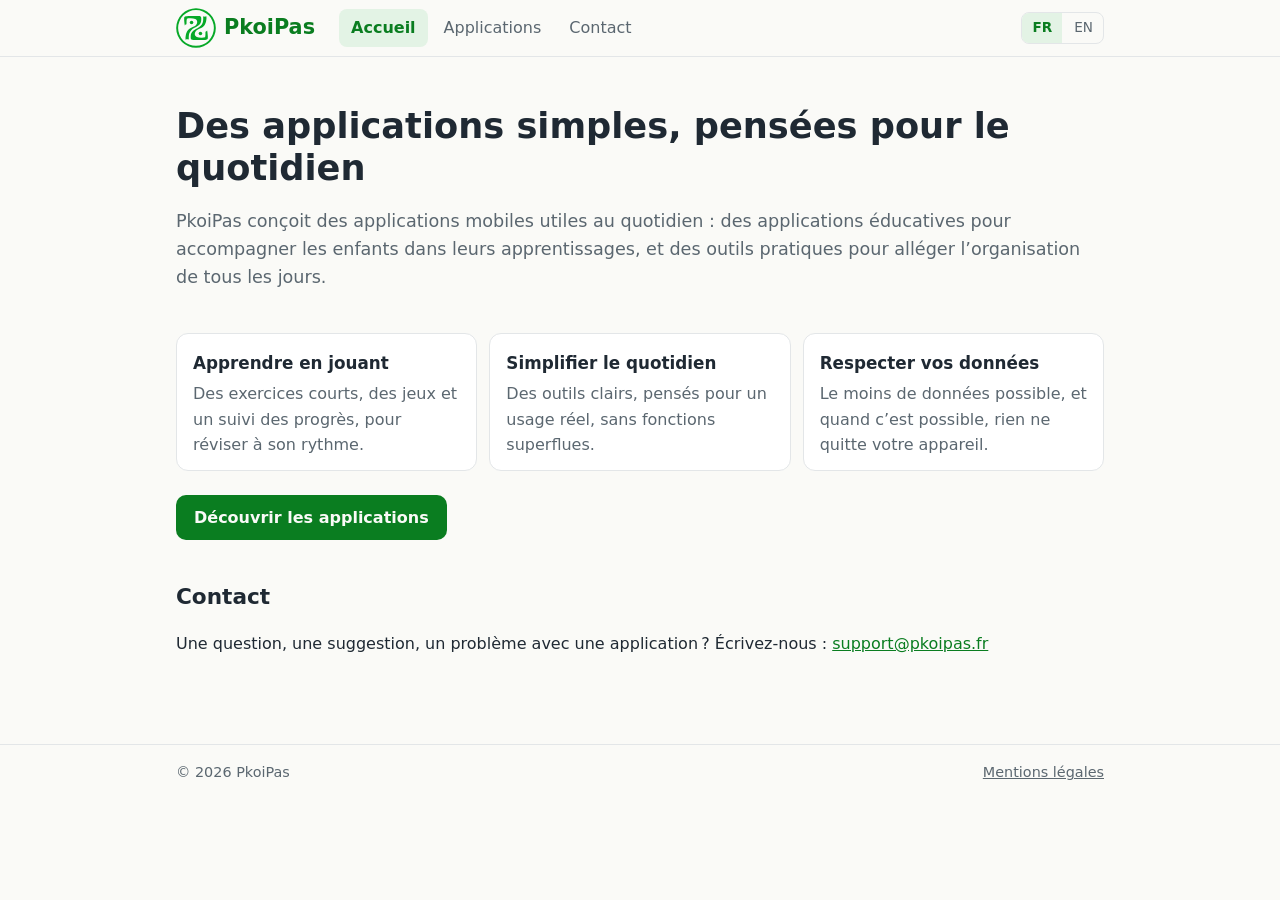
<file: index.html>
<!doctype html>
<html lang="fr">
<head>
  <meta charset="utf-8">
  <meta http-equiv="Content-Security-Policy" content="default-src 'none'; img-src 'self'; style-src 'self'; style-src-attr 'unsafe-inline'; font-src 'self'; frame-src 'self'; base-uri 'none'; form-action 'none'">
  <meta name="referrer" content="strict-origin-when-cross-origin">
  <meta name="viewport" content="width=device-width, initial-scale=1">
  <meta name="color-scheme" content="light dark">
  <title>PkoiPas – Applications mobiles et web</title>
  <meta name="description" content="PkoiPas conçoit des applications mobiles éducatives et pratiques, simples et utiles au quotidien.">
  <link rel="canonical" href="https://www.pkoipas.fr/">
  <link rel="alternate" hreflang="fr" href="https://www.pkoipas.fr/">
  <link rel="alternate" hreflang="en" href="https://www.pkoipas.fr/en/">
  <link rel="alternate" hreflang="x-default" href="https://www.pkoipas.fr/">
  <link rel="icon" href="favicon.svg" type="image/svg+xml">
  <link rel="icon" href="favicon-32.png" sizes="32x32" type="image/png">
  <link rel="apple-touch-icon" href="apple-touch-icon.png">
  <link rel="stylesheet" href="style.css">
  <meta property="og:type" content="website">
  <meta property="og:site_name" content="PkoiPas">
  <meta property="og:title" content="PkoiPas – Applications mobiles et web">
  <meta property="og:description" content="PkoiPas conçoit des applications mobiles éducatives et pratiques, simples et utiles au quotidien.">
  <meta property="og:url" content="https://www.pkoipas.fr/">
  <meta property="og:locale" content="fr_FR">
  <meta property="og:locale:alternate" content="en_US">
  <meta name="twitter:card" content="summary">
  <meta name="twitter:title" content="PkoiPas – Applications mobiles et web">
  <meta name="twitter:description" content="PkoiPas conçoit des applications mobiles éducatives et pratiques, simples et utiles au quotidien.">
  <script type="application/ld+json">{"@context": "https://schema.org", "@type": "Organization", "name": "PkoiPas", "url": "https://www.pkoipas.fr/", "logo": "https://www.pkoipas.fr/logo.svg", "email": "support@pkoipas.fr"}</script>
</head>
<body>
  <a class="skip" href="#contenu">Aller au contenu</a>
  <header class="site">
    <div class="bar">
      <a class="brand" href="index.html"><img src="logo.svg" width="40" height="40" alt=""><span>PkoiPas</span></a>
      <nav class="menu" aria-label="Menu principal"><a href="index.html" aria-current="page">Accueil</a><a href="applications.html">Applications</a><a href="contact.html">Contact</a></nav>
      <div class="lang" role="group" aria-label="Langue"><span aria-current="true" lang="fr">FR</span><a href="en/index.html" hreflang="en" lang="en" title="English">EN</a></div>
    </div>
  </header>
  <main id="contenu">
    <section class="hero">
      <h1>Des applications simples, pensées pour le quotidien</h1>
      <p class="lead">PkoiPas conçoit des applications mobiles utiles au quotidien : des applications éducatives pour accompagner les enfants dans leurs apprentissages, et des outils pratiques pour alléger l’organisation de tous les jours.</p>
    </section>
    <div class="features"><div class="feature"><h2>Apprendre en jouant</h2><p>Des exercices courts, des jeux et un suivi des progrès, pour réviser à son rythme.</p></div><div class="feature"><h2>Simplifier le quotidien</h2><p>Des outils clairs, pensés pour un usage réel, sans fonctions superflues.</p></div><div class="feature"><h2>Respecter vos données</h2><p>Le moins de données possible, et quand c’est possible, rien ne quitte votre appareil.</p></div></div>
    <p class="cta"><a class="button" href="applications.html">Découvrir les applications</a></p>
    <h2>Contact</h2>
    <p>Une question, une suggestion, un problème avec une application ? Écrivez-nous : <a href="mailto:support@pkoipas.fr">support@pkoipas.fr</a></p>
  </main>
  <footer class="site">
    <div class="foot">
      <span>© 2026 PkoiPas</span>
      <a href="mentions-legales.html">Mentions légales</a>
    </div>
  </footer>
</body>
</html>
</file>
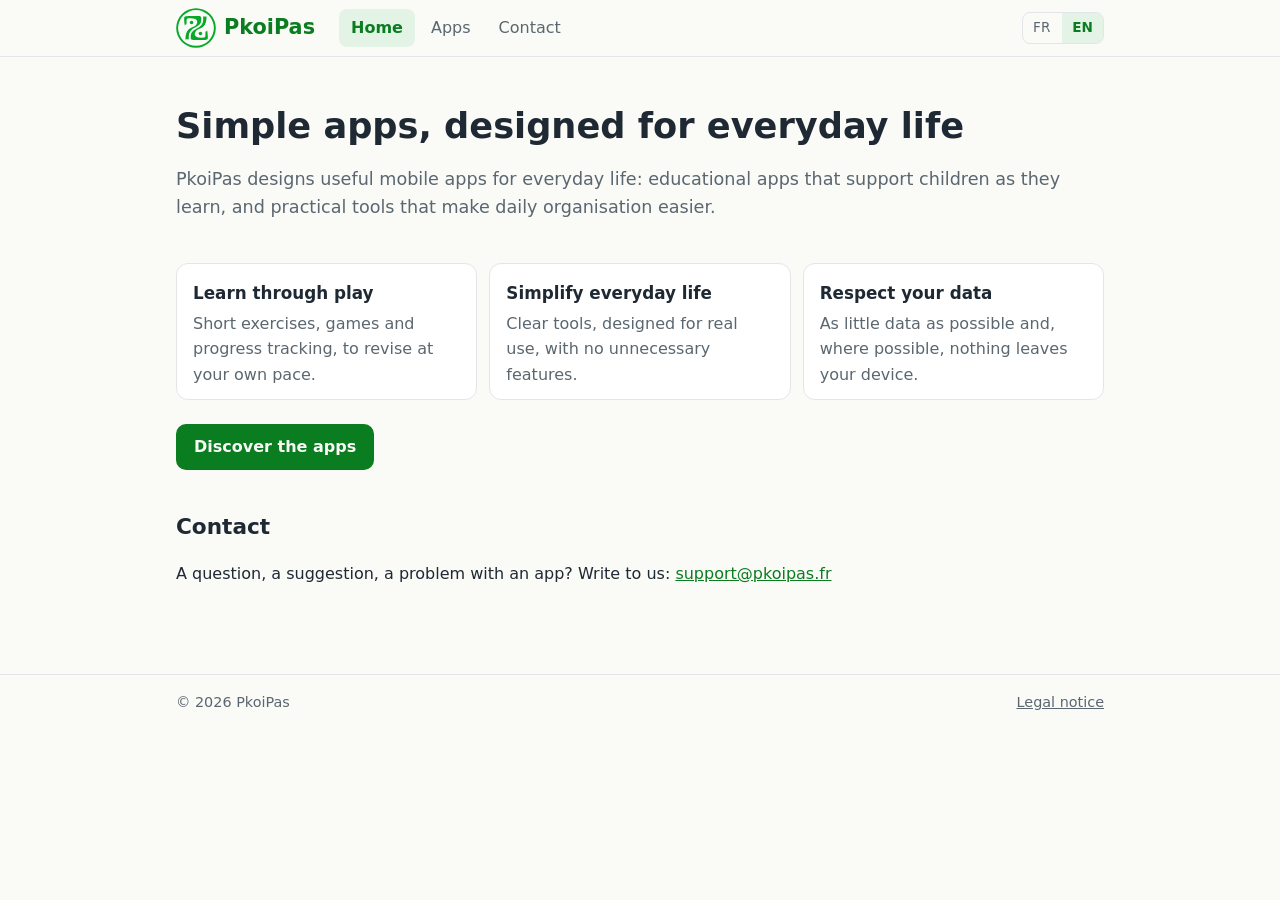
<file: en/index.html>
<!doctype html>
<html lang="en">
<head>
  <meta charset="utf-8">
  <meta http-equiv="Content-Security-Policy" content="default-src 'none'; img-src 'self'; style-src 'self'; style-src-attr 'unsafe-inline'; font-src 'self'; frame-src 'self'; base-uri 'none'; form-action 'none'">
  <meta name="referrer" content="strict-origin-when-cross-origin">
  <meta name="viewport" content="width=device-width, initial-scale=1">
  <meta name="color-scheme" content="light dark">
  <title>PkoiPas – Mobile and web apps</title>
  <meta name="description" content="PkoiPas designs simple, useful educational and practical mobile apps for everyday life.">
  <link rel="canonical" href="https://www.pkoipas.fr/en/">
  <link rel="alternate" hreflang="fr" href="https://www.pkoipas.fr/">
  <link rel="alternate" hreflang="en" href="https://www.pkoipas.fr/en/">
  <link rel="alternate" hreflang="x-default" href="https://www.pkoipas.fr/">
  <link rel="icon" href="../favicon.svg" type="image/svg+xml">
  <link rel="icon" href="../favicon-32.png" sizes="32x32" type="image/png">
  <link rel="apple-touch-icon" href="../apple-touch-icon.png">
  <link rel="stylesheet" href="../style.css">
  <meta property="og:type" content="website">
  <meta property="og:site_name" content="PkoiPas">
  <meta property="og:title" content="PkoiPas – Mobile and web apps">
  <meta property="og:description" content="PkoiPas designs simple, useful educational and practical mobile apps for everyday life.">
  <meta property="og:url" content="https://www.pkoipas.fr/en/">
  <meta property="og:locale" content="en_US">
  <meta property="og:locale:alternate" content="fr_FR">
  <meta name="twitter:card" content="summary">
  <meta name="twitter:title" content="PkoiPas – Mobile and web apps">
  <meta name="twitter:description" content="PkoiPas designs simple, useful educational and practical mobile apps for everyday life.">
  <script type="application/ld+json">{"@context": "https://schema.org", "@type": "Organization", "name": "PkoiPas", "url": "https://www.pkoipas.fr/", "logo": "https://www.pkoipas.fr/logo.svg", "email": "support@pkoipas.fr"}</script>
</head>
<body>
  <a class="skip" href="#contenu">Skip to content</a>
  <header class="site">
    <div class="bar">
      <a class="brand" href="index.html"><img src="../logo.svg" width="40" height="40" alt=""><span>PkoiPas</span></a>
      <nav class="menu" aria-label="Main menu"><a href="index.html" aria-current="page">Home</a><a href="applications.html">Apps</a><a href="contact.html">Contact</a></nav>
      <div class="lang" role="group" aria-label="Language"><a href="../index.html" hreflang="fr" lang="fr" title="Français">FR</a><span aria-current="true" lang="en">EN</span></div>
    </div>
  </header>
  <main id="contenu">
    <section class="hero">
      <h1>Simple apps, designed for everyday life</h1>
      <p class="lead">PkoiPas designs useful mobile apps for everyday life: educational apps that support children as they learn, and practical tools that make daily organisation easier.</p>
    </section>
    <div class="features"><div class="feature"><h2>Learn through play</h2><p>Short exercises, games and progress tracking, to revise at your own pace.</p></div><div class="feature"><h2>Simplify everyday life</h2><p>Clear tools, designed for real use, with no unnecessary features.</p></div><div class="feature"><h2>Respect your data</h2><p>As little data as possible and, where possible, nothing leaves your device.</p></div></div>
    <p class="cta"><a class="button" href="applications.html">Discover the apps</a></p>
    <h2>Contact</h2>
    <p>A question, a suggestion, a problem with an app? Write to us: <a href="mailto:support@pkoipas.fr">support@pkoipas.fr</a></p>
  </main>
  <footer class="site">
    <div class="foot">
      <span>© 2026 PkoiPas</span>
      <a href="legal-notice.html">Legal notice</a>
    </div>
  </footer>
</body>
</html>
</file>
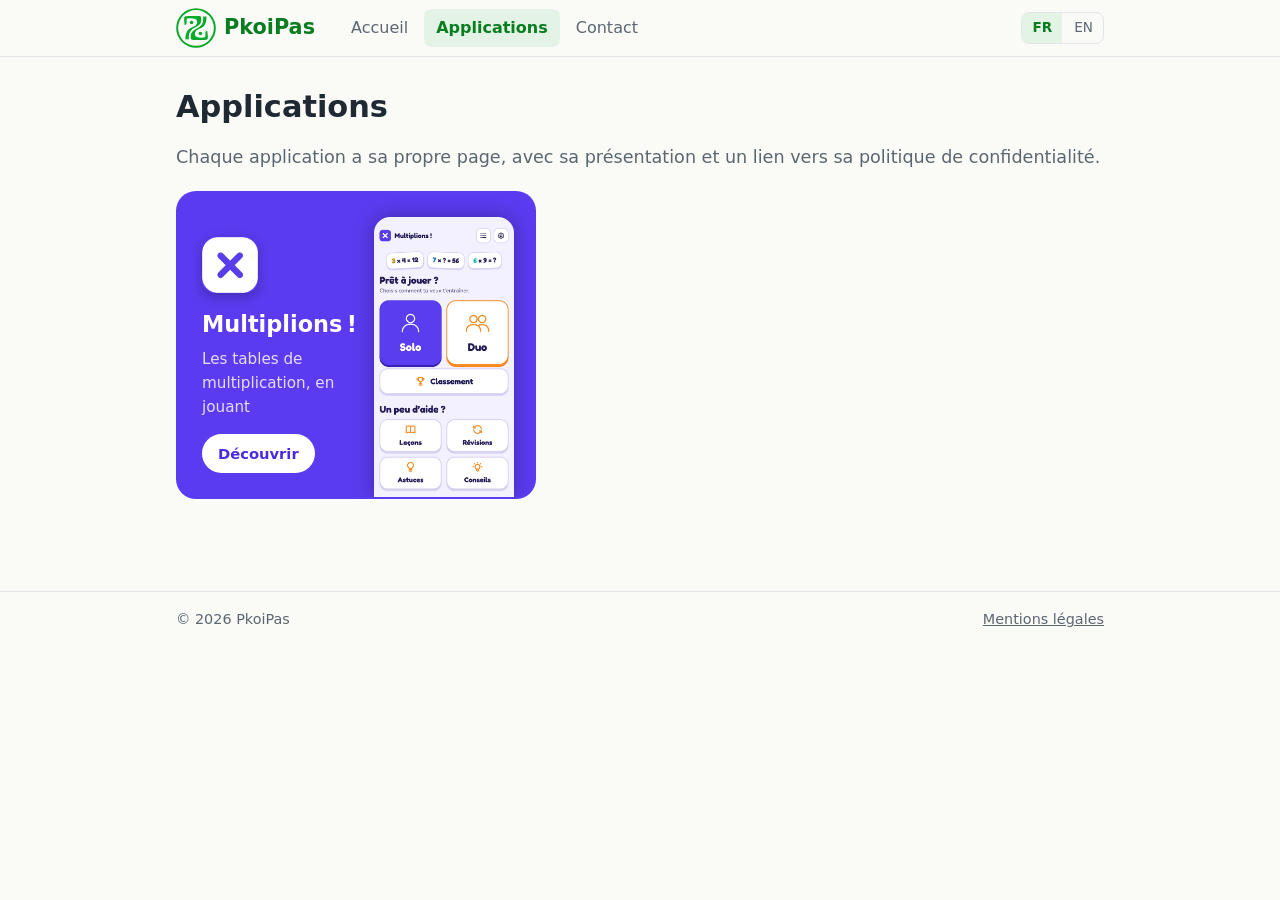
<file: applications.html>
<!doctype html>
<html lang="fr">
<head>
  <meta charset="utf-8">
  <meta http-equiv="Content-Security-Policy" content="default-src 'none'; img-src 'self'; style-src 'self'; style-src-attr 'unsafe-inline'; font-src 'self'; frame-src 'self'; base-uri 'none'; form-action 'none'">
  <meta name="referrer" content="strict-origin-when-cross-origin">
  <meta name="viewport" content="width=device-width, initial-scale=1">
  <meta name="color-scheme" content="light dark">
  <title>Applications – PkoiPas</title>
  <meta name="description" content="Les applications PkoiPas : présentation et politique de confidentialité.">
  <link rel="canonical" href="https://www.pkoipas.fr/applications.html">
  <link rel="alternate" hreflang="fr" href="https://www.pkoipas.fr/applications.html">
  <link rel="alternate" hreflang="en" href="https://www.pkoipas.fr/en/applications.html">
  <link rel="alternate" hreflang="x-default" href="https://www.pkoipas.fr/applications.html">
  <link rel="icon" href="favicon.svg" type="image/svg+xml">
  <link rel="icon" href="favicon-32.png" sizes="32x32" type="image/png">
  <link rel="apple-touch-icon" href="apple-touch-icon.png">
  <link rel="stylesheet" href="style.css">
  <meta property="og:type" content="website">
  <meta property="og:site_name" content="PkoiPas">
  <meta property="og:title" content="Applications – PkoiPas">
  <meta property="og:description" content="Les applications PkoiPas : présentation et politique de confidentialité.">
  <meta property="og:url" content="https://www.pkoipas.fr/applications.html">
  <meta property="og:locale" content="fr_FR">
  <meta property="og:locale:alternate" content="en_US">
  <meta name="twitter:card" content="summary">
  <meta name="twitter:title" content="Applications – PkoiPas">
  <meta name="twitter:description" content="Les applications PkoiPas : présentation et politique de confidentialité.">
</head>
<body>
  <a class="skip" href="#contenu">Aller au contenu</a>
  <header class="site">
    <div class="bar">
      <a class="brand" href="index.html"><img src="logo.svg" width="40" height="40" alt=""><span>PkoiPas</span></a>
      <nav class="menu" aria-label="Menu principal"><a href="index.html">Accueil</a><a href="applications.html" aria-current="page">Applications</a><a href="contact.html">Contact</a></nav>
      <div class="lang" role="group" aria-label="Langue"><span aria-current="true" lang="fr">FR</span><a href="en/applications.html" hreflang="en" lang="en" title="English">EN</a></div>
    </div>
  </header>
  <main id="contenu">
    <h1>Applications</h1>
    <p class="lead">Chaque application a sa propre page, avec sa présentation et un lien vers sa politique de confidentialité.</p>
    <div class="appcards">
      <a class="appcard" href="multiplions.html" style="--app:#5B3BF0">
        <div class="tx">
          <img class="app-icon" src="images/multiplions/icone-inverse.webp" alt="" width="56" height="56">
          <h2>Multiplions !</h2>
          <p>Les tables de multiplication, en jouant</p>
          <span class="appbtn">Découvrir</span>
        </div>
        <img class="ph" src="images/multiplions/ecran-accueil.webp" alt="" width="140" loading="lazy">
      </a>
    </div>
  </main>
  <footer class="site">
    <div class="foot">
      <span>© 2026 PkoiPas</span>
      <a href="mentions-legales.html">Mentions légales</a>
    </div>
  </footer>
</body>
</html>
</file>
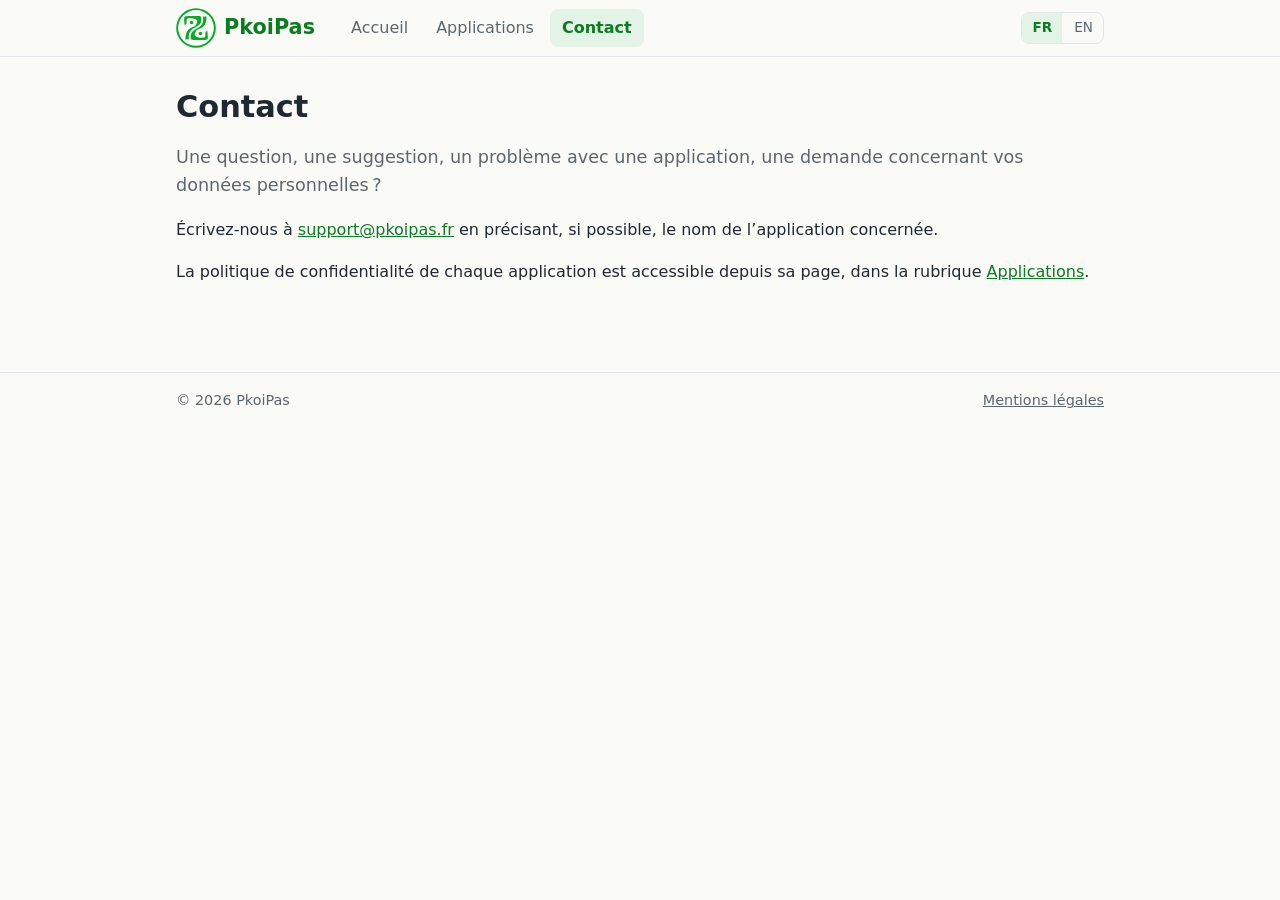
<file: contact.html>
<!doctype html>
<html lang="fr">
<head>
  <meta charset="utf-8">
  <meta http-equiv="Content-Security-Policy" content="default-src 'none'; img-src 'self'; style-src 'self'; style-src-attr 'unsafe-inline'; font-src 'self'; frame-src 'self'; base-uri 'none'; form-action 'none'">
  <meta name="referrer" content="strict-origin-when-cross-origin">
  <meta name="viewport" content="width=device-width, initial-scale=1">
  <meta name="color-scheme" content="light dark">
  <title>Contact – PkoiPas</title>
  <meta name="description" content="Contacter PkoiPas : support et questions.">
  <link rel="canonical" href="https://www.pkoipas.fr/contact.html">
  <link rel="alternate" hreflang="fr" href="https://www.pkoipas.fr/contact.html">
  <link rel="alternate" hreflang="en" href="https://www.pkoipas.fr/en/contact.html">
  <link rel="alternate" hreflang="x-default" href="https://www.pkoipas.fr/contact.html">
  <link rel="icon" href="favicon.svg" type="image/svg+xml">
  <link rel="icon" href="favicon-32.png" sizes="32x32" type="image/png">
  <link rel="apple-touch-icon" href="apple-touch-icon.png">
  <link rel="stylesheet" href="style.css">
  <meta property="og:type" content="website">
  <meta property="og:site_name" content="PkoiPas">
  <meta property="og:title" content="Contact – PkoiPas">
  <meta property="og:description" content="Contacter PkoiPas : support et questions.">
  <meta property="og:url" content="https://www.pkoipas.fr/contact.html">
  <meta property="og:locale" content="fr_FR">
  <meta property="og:locale:alternate" content="en_US">
  <meta name="twitter:card" content="summary">
  <meta name="twitter:title" content="Contact – PkoiPas">
  <meta name="twitter:description" content="Contacter PkoiPas : support et questions.">
</head>
<body>
  <a class="skip" href="#contenu">Aller au contenu</a>
  <header class="site">
    <div class="bar">
      <a class="brand" href="index.html"><img src="logo.svg" width="40" height="40" alt=""><span>PkoiPas</span></a>
      <nav class="menu" aria-label="Menu principal"><a href="index.html">Accueil</a><a href="applications.html">Applications</a><a href="contact.html" aria-current="page">Contact</a></nav>
      <div class="lang" role="group" aria-label="Langue"><span aria-current="true" lang="fr">FR</span><a href="en/contact.html" hreflang="en" lang="en" title="English">EN</a></div>
    </div>
  </header>
  <main id="contenu">
    <h1>Contact</h1>
    <p class="lead">Une question, une suggestion, un problème avec une application, une demande concernant vos données personnelles ?</p>
    <p>Écrivez-nous à <a href="mailto:support@pkoipas.fr">support@pkoipas.fr</a> en précisant, si possible, le nom de l’application concernée.</p>
    <p>La politique de confidentialité de chaque application est accessible depuis sa page, dans la rubrique <a href="applications.html">Applications</a>.</p>
  </main>
  <footer class="site">
    <div class="foot">
      <span>© 2026 PkoiPas</span>
      <a href="mentions-legales.html">Mentions légales</a>
    </div>
  </footer>
</body>
</html>
</file>
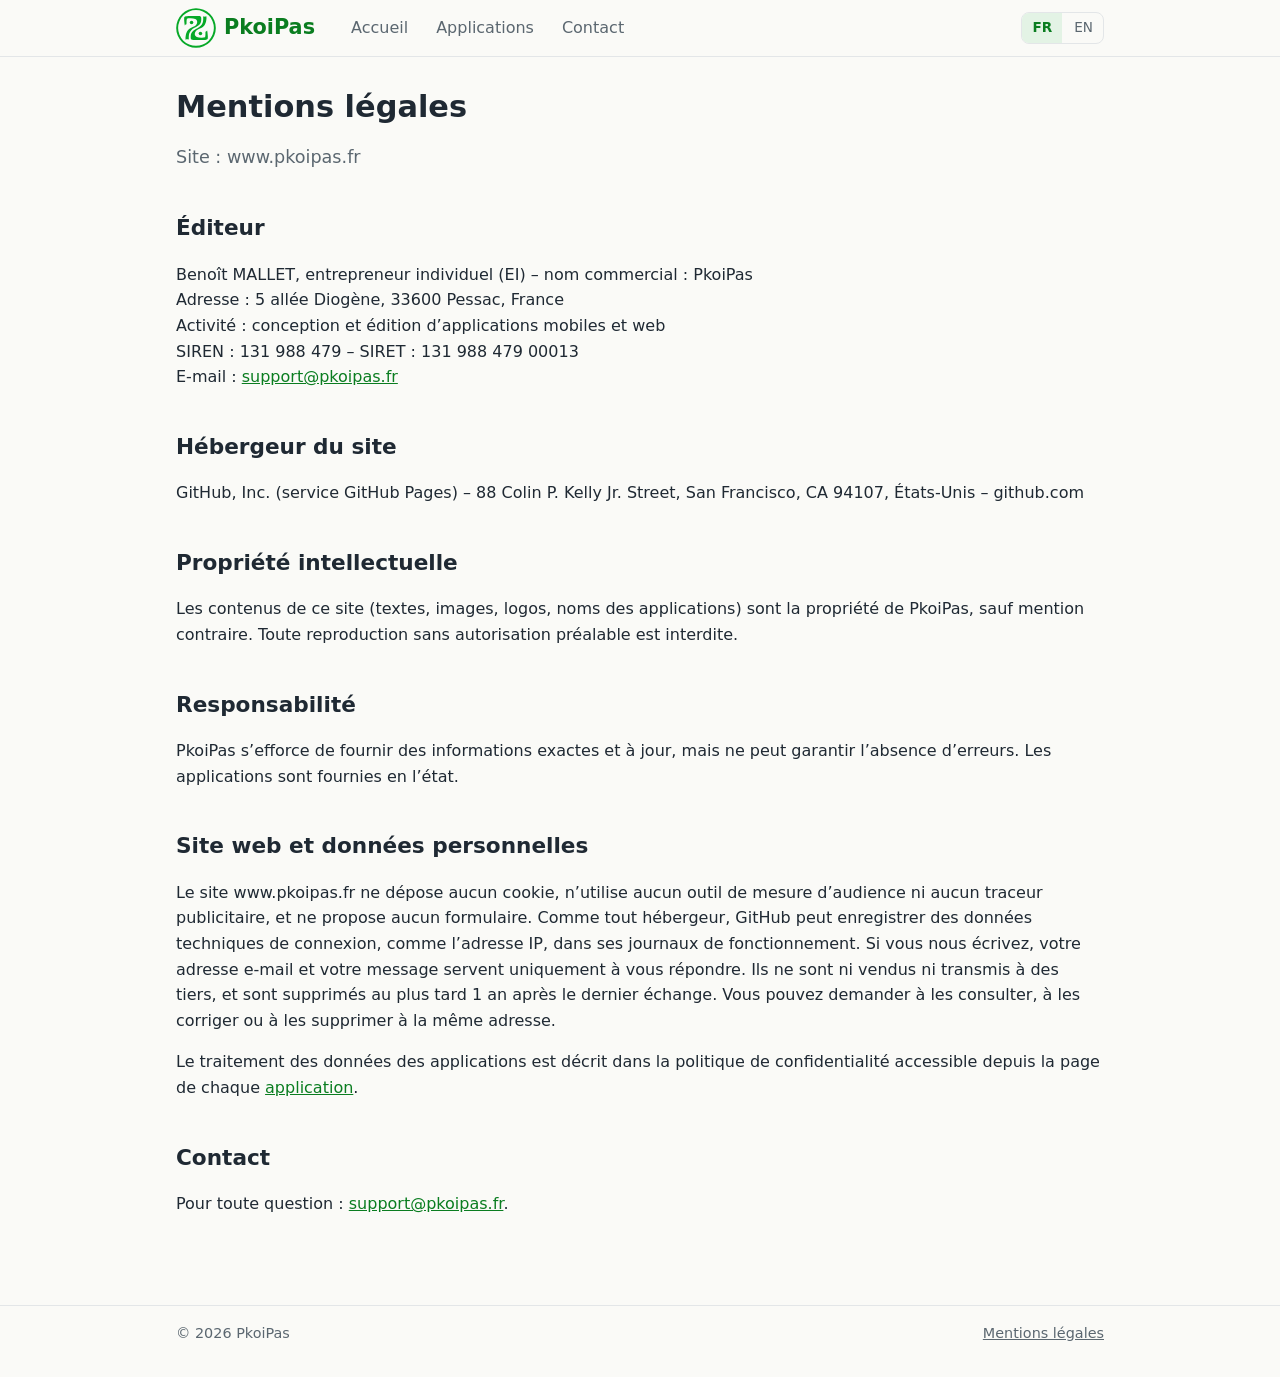
<file: mentions-legales.html>
<!doctype html>
<html lang="fr">
<head>
  <meta charset="utf-8">
  <meta http-equiv="Content-Security-Policy" content="default-src 'none'; img-src 'self'; style-src 'self'; style-src-attr 'unsafe-inline'; font-src 'self'; frame-src 'self'; base-uri 'none'; form-action 'none'">
  <meta name="referrer" content="strict-origin-when-cross-origin">
  <meta name="viewport" content="width=device-width, initial-scale=1">
  <meta name="color-scheme" content="light dark">
  <title>Mentions légales – PkoiPas</title>
  <meta name="description" content="Mentions légales du site PkoiPas.">
  <link rel="canonical" href="https://www.pkoipas.fr/mentions-legales.html">
  <link rel="alternate" hreflang="fr" href="https://www.pkoipas.fr/mentions-legales.html">
  <link rel="alternate" hreflang="en" href="https://www.pkoipas.fr/en/legal-notice.html">
  <link rel="alternate" hreflang="x-default" href="https://www.pkoipas.fr/mentions-legales.html">
  <link rel="icon" href="favicon.svg" type="image/svg+xml">
  <link rel="icon" href="favicon-32.png" sizes="32x32" type="image/png">
  <link rel="apple-touch-icon" href="apple-touch-icon.png">
  <link rel="stylesheet" href="style.css">
  <meta property="og:type" content="website">
  <meta property="og:site_name" content="PkoiPas">
  <meta property="og:title" content="Mentions légales – PkoiPas">
  <meta property="og:description" content="Mentions légales du site PkoiPas.">
  <meta property="og:url" content="https://www.pkoipas.fr/mentions-legales.html">
  <meta property="og:locale" content="fr_FR">
  <meta property="og:locale:alternate" content="en_US">
  <meta name="twitter:card" content="summary">
  <meta name="twitter:title" content="Mentions légales – PkoiPas">
  <meta name="twitter:description" content="Mentions légales du site PkoiPas.">
</head>
<body>
  <a class="skip" href="#contenu">Aller au contenu</a>
  <header class="site">
    <div class="bar">
      <a class="brand" href="index.html"><img src="logo.svg" width="40" height="40" alt=""><span>PkoiPas</span></a>
      <nav class="menu" aria-label="Menu principal"><a href="index.html">Accueil</a><a href="applications.html">Applications</a><a href="contact.html">Contact</a></nav>
      <div class="lang" role="group" aria-label="Langue"><span aria-current="true" lang="fr">FR</span><a href="en/legal-notice.html" hreflang="en" lang="en" title="English">EN</a></div>
    </div>
  </header>
  <main id="contenu">
    <h1>Mentions légales</h1>
    <p class="lead">Site : www.pkoipas.fr</p>

    <h2>Éditeur</h2>
    <p>
      Benoît MALLET, entrepreneur individuel (EI) – nom commercial : PkoiPas<br>
      Adresse : 5 allée Diogène, 33600 Pessac, France<br>
      Activité : conception et édition d’applications mobiles et web<br>
      SIREN : 131 988 479 – SIRET : 131 988 479 00013<br>
      E-mail : <a href="mailto:support@pkoipas.fr">support@pkoipas.fr</a>
    </p>

    <h2>Hébergeur du site</h2>
    <p>GitHub, Inc. (service GitHub Pages) – 88 Colin P. Kelly Jr. Street, San Francisco, CA 94107, États-Unis – github.com</p>

    <h2>Propriété intellectuelle</h2>
    <p>Les contenus de ce site (textes, images, logos, noms des applications) sont la propriété de PkoiPas, sauf mention contraire. Toute reproduction sans autorisation préalable est interdite.</p>

    <h2>Responsabilité</h2>
    <p>PkoiPas s’efforce de fournir des informations exactes et à jour, mais ne peut garantir l’absence d’erreurs. Les applications sont fournies en l’état.</p>

    <h2>Site web et données personnelles</h2>
    <p>Le site www.pkoipas.fr ne dépose aucun cookie, n’utilise aucun outil de mesure d’audience ni aucun traceur publicitaire, et ne propose aucun formulaire. Comme tout hébergeur, GitHub peut enregistrer des données techniques de connexion, comme l’adresse IP, dans ses journaux de fonctionnement. Si vous nous écrivez, votre adresse e-mail et votre message servent uniquement à vous répondre. Ils ne sont ni vendus ni transmis à des tiers, et sont supprimés au plus tard 1 an après le dernier échange. Vous pouvez demander à les consulter, à les corriger ou à les supprimer à la même adresse.</p>
    <p>Le traitement des données des applications est décrit dans la politique de confidentialité accessible depuis la page de chaque <a href="applications.html">application</a>.</p>

    <h2>Contact</h2>
    <p>Pour toute question : <a href="mailto:support@pkoipas.fr">support@pkoipas.fr</a>.</p>
  </main>
  <footer class="site">
    <div class="foot">
      <span>© 2026 PkoiPas</span>
      <a href="mentions-legales.html">Mentions légales</a>
    </div>
  </footer>
</body>
</html>
</file>
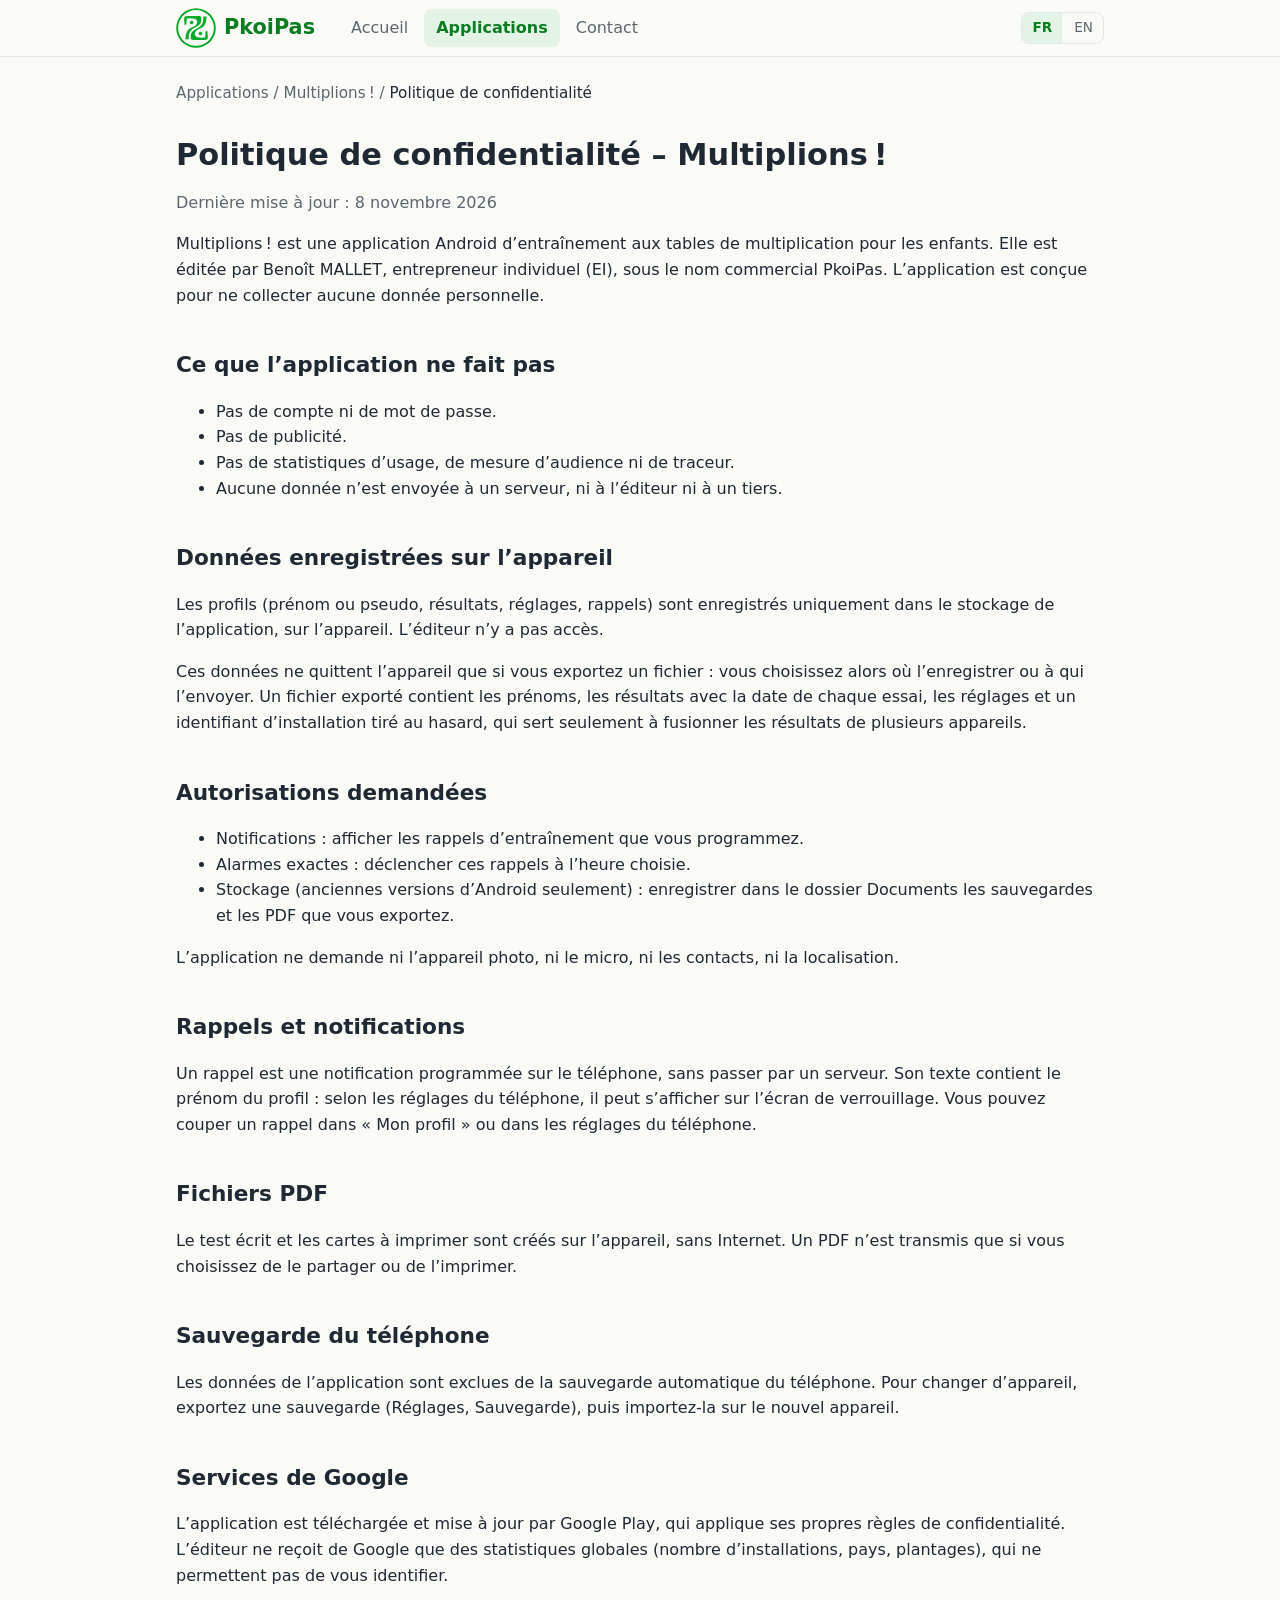
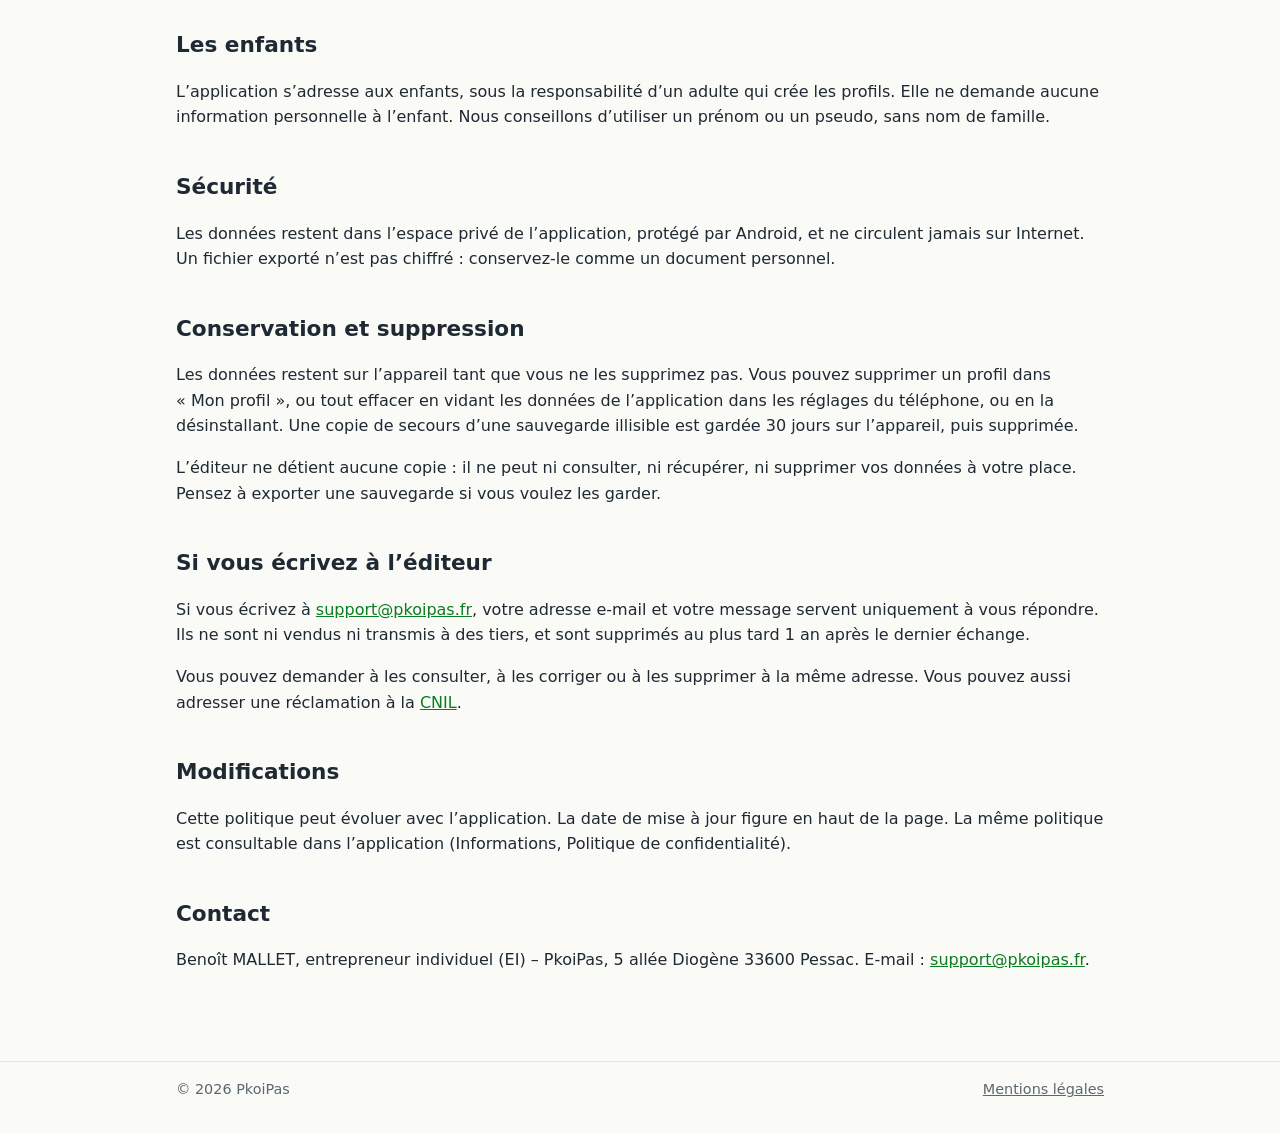
<file: multiplions-confidentialite.html>
<!doctype html>
<html lang="fr">
<head>
  <meta charset="utf-8">
  <meta http-equiv="Content-Security-Policy" content="default-src 'none'; img-src 'self'; style-src 'self'; style-src-attr 'unsafe-inline'; font-src 'self'; frame-src 'self'; base-uri 'none'; form-action 'none'">
  <meta name="referrer" content="strict-origin-when-cross-origin">
  <meta name="viewport" content="width=device-width, initial-scale=1">
  <meta name="color-scheme" content="light dark">
  <title>Politique de confidentialité – Multiplions ! – PkoiPas</title>
  <meta name="description" content="Politique de confidentialité de l’application Multiplions ! (PkoiPas).">
  <link rel="canonical" href="https://www.pkoipas.fr/multiplions-confidentialite.html">
  <link rel="alternate" hreflang="fr" href="https://www.pkoipas.fr/multiplions-confidentialite.html">
  <link rel="alternate" hreflang="en" href="https://www.pkoipas.fr/en/multiplions-privacy.html">
  <link rel="alternate" hreflang="x-default" href="https://www.pkoipas.fr/multiplions-confidentialite.html">
  <link rel="icon" href="favicon.svg" type="image/svg+xml">
  <link rel="icon" href="favicon-32.png" sizes="32x32" type="image/png">
  <link rel="apple-touch-icon" href="apple-touch-icon.png">
  <link rel="stylesheet" href="style.css">
  <meta property="og:type" content="website">
  <meta property="og:site_name" content="PkoiPas">
  <meta property="og:title" content="Politique de confidentialité – Multiplions ! – PkoiPas">
  <meta property="og:description" content="Politique de confidentialité de l’application Multiplions ! (PkoiPas).">
  <meta property="og:url" content="https://www.pkoipas.fr/multiplions-confidentialite.html">
  <meta property="og:locale" content="fr_FR">
  <meta property="og:locale:alternate" content="en_US">
  <meta name="twitter:card" content="summary">
  <meta name="twitter:title" content="Politique de confidentialité – Multiplions ! – PkoiPas">
  <meta name="twitter:description" content="Politique de confidentialité de l’application Multiplions ! (PkoiPas).">
</head>
<body>
  <a class="skip" href="#contenu">Aller au contenu</a>
  <header class="site">
    <div class="bar">
      <a class="brand" href="index.html"><img src="logo.svg" width="40" height="40" alt=""><span>PkoiPas</span></a>
      <nav class="menu" aria-label="Menu principal"><a href="index.html">Accueil</a><a href="applications.html" aria-current="page">Applications</a><a href="contact.html">Contact</a></nav>
      <div class="lang" role="group" aria-label="Langue"><span aria-current="true" lang="fr">FR</span><a href="en/multiplions-privacy.html" hreflang="en" lang="en" title="English">EN</a></div>
    </div>
  </header>
  <main id="contenu">
    <nav class="crumb" aria-label="Fil d’Ariane"><a href="applications.html">Applications</a> <span aria-hidden="true">/</span> <a href="multiplions.html">Multiplions !</a> <span aria-hidden="true">/</span> <span aria-current="page">Politique de confidentialité</span></nav>
    <h1>Politique de confidentialité – Multiplions !</h1>
    <p class="muted">Dernière mise à jour : 8 novembre 2026</p>
    <p>Multiplions ! est une application Android d’entraînement aux tables de multiplication pour les enfants. Elle est éditée par Benoît MALLET, entrepreneur individuel (EI), sous le nom commercial PkoiPas. L’application est conçue pour ne collecter aucune donnée personnelle.</p>

    <h2>Ce que l’application ne fait pas</h2>
    <ul>
      <li>Pas de compte ni de mot de passe.</li>
      <li>Pas de publicité.</li>
      <li>Pas de statistiques d’usage, de mesure d’audience ni de traceur.</li>
      <li>Aucune donnée n’est envoyée à un serveur, ni à l’éditeur ni à un tiers.</li>
    </ul>

    <h2>Données enregistrées sur l’appareil</h2>
    <p>Les profils (prénom ou pseudo, résultats, réglages, rappels) sont enregistrés uniquement dans le stockage de l’application, sur l’appareil. L’éditeur n’y a pas accès.</p>
    <p>Ces données ne quittent l’appareil que si vous exportez un fichier : vous choisissez alors où l’enregistrer ou à qui l’envoyer. Un fichier exporté contient les prénoms, les résultats avec la date de chaque essai, les réglages et un identifiant d’installation tiré au hasard, qui sert seulement à fusionner les résultats de plusieurs appareils.</p>

    <h2>Autorisations demandées</h2>
    <ul>
      <li>Notifications : afficher les rappels d’entraînement que vous programmez.</li>
      <li>Alarmes exactes : déclencher ces rappels à l’heure choisie.</li>
      <li>Stockage (anciennes versions d’Android seulement) : enregistrer dans le dossier Documents les sauvegardes et les PDF que vous exportez.</li>
    </ul>
    <p>L’application ne demande ni l’appareil photo, ni le micro, ni les contacts, ni la localisation.</p>

    <h2>Rappels et notifications</h2>
    <p>Un rappel est une notification programmée sur le téléphone, sans passer par un serveur. Son texte contient le prénom du profil : selon les réglages du téléphone, il peut s’afficher sur l’écran de verrouillage. Vous pouvez couper un rappel dans « Mon profil » ou dans les réglages du téléphone.</p>

    <h2>Fichiers PDF</h2>
    <p>Le test écrit et les cartes à imprimer sont créés sur l’appareil, sans Internet. Un PDF n’est transmis que si vous choisissez de le partager ou de l’imprimer.</p>

    <h2>Sauvegarde du téléphone</h2>
    <p>Les données de l’application sont exclues de la sauvegarde automatique du téléphone. Pour changer d’appareil, exportez une sauvegarde (Réglages, Sauvegarde), puis importez-la sur le nouvel appareil.</p>

    <h2>Services de Google</h2>
    <p>L’application est téléchargée et mise à jour par Google Play, qui applique ses propres règles de confidentialité. L’éditeur ne reçoit de Google que des statistiques globales (nombre d’installations, pays, plantages), qui ne permettent pas de vous identifier.</p>

    <h2>Les enfants</h2>
    <p>L’application s’adresse aux enfants, sous la responsabilité d’un adulte qui crée les profils. Elle ne demande aucune information personnelle à l’enfant. Nous conseillons d’utiliser un prénom ou un pseudo, sans nom de famille.</p>

    <h2>Sécurité</h2>
    <p>Les données restent dans l’espace privé de l’application, protégé par Android, et ne circulent jamais sur Internet. Un fichier exporté n’est pas chiffré : conservez-le comme un document personnel.</p>

    <h2>Conservation et suppression</h2>
    <p>Les données restent sur l’appareil tant que vous ne les supprimez pas. Vous pouvez supprimer un profil dans « Mon profil », ou tout effacer en vidant les données de l’application dans les réglages du téléphone, ou en la désinstallant. Une copie de secours d’une sauvegarde illisible est gardée 30 jours sur l’appareil, puis supprimée.</p>
    <p>L’éditeur ne détient aucune copie : il ne peut ni consulter, ni récupérer, ni supprimer vos données à votre place. Pensez à exporter une sauvegarde si vous voulez les garder.</p>

    <h2>Si vous écrivez à l’éditeur</h2>
    <p>Si vous écrivez à <a href="mailto:support@pkoipas.fr">support@pkoipas.fr</a>, votre adresse e-mail et votre message servent uniquement à vous répondre. Ils ne sont ni vendus ni transmis à des tiers, et sont supprimés au plus tard 1 an après le dernier échange.</p>
    <p>Vous pouvez demander à les consulter, à les corriger ou à les supprimer à la même adresse. Vous pouvez aussi adresser une réclamation à la <a href="https://www.cnil.fr">CNIL</a>.</p>

    <h2>Modifications</h2>
    <p>Cette politique peut évoluer avec l’application. La date de mise à jour figure en haut de la page. La même politique est consultable dans l’application (Informations, Politique de confidentialité).</p>

    <h2>Contact</h2>
    <p>Benoît MALLET, entrepreneur individuel (EI) – PkoiPas, 5 allée Diogène 33600 Pessac. E-mail : <a href="mailto:support@pkoipas.fr">support@pkoipas.fr</a>.</p>
  </main>
  <footer class="site">
    <div class="foot">
      <span>© 2026 PkoiPas</span>
      <a href="mentions-legales.html">Mentions légales</a>
    </div>
  </footer>
</body>
</html>
</file>
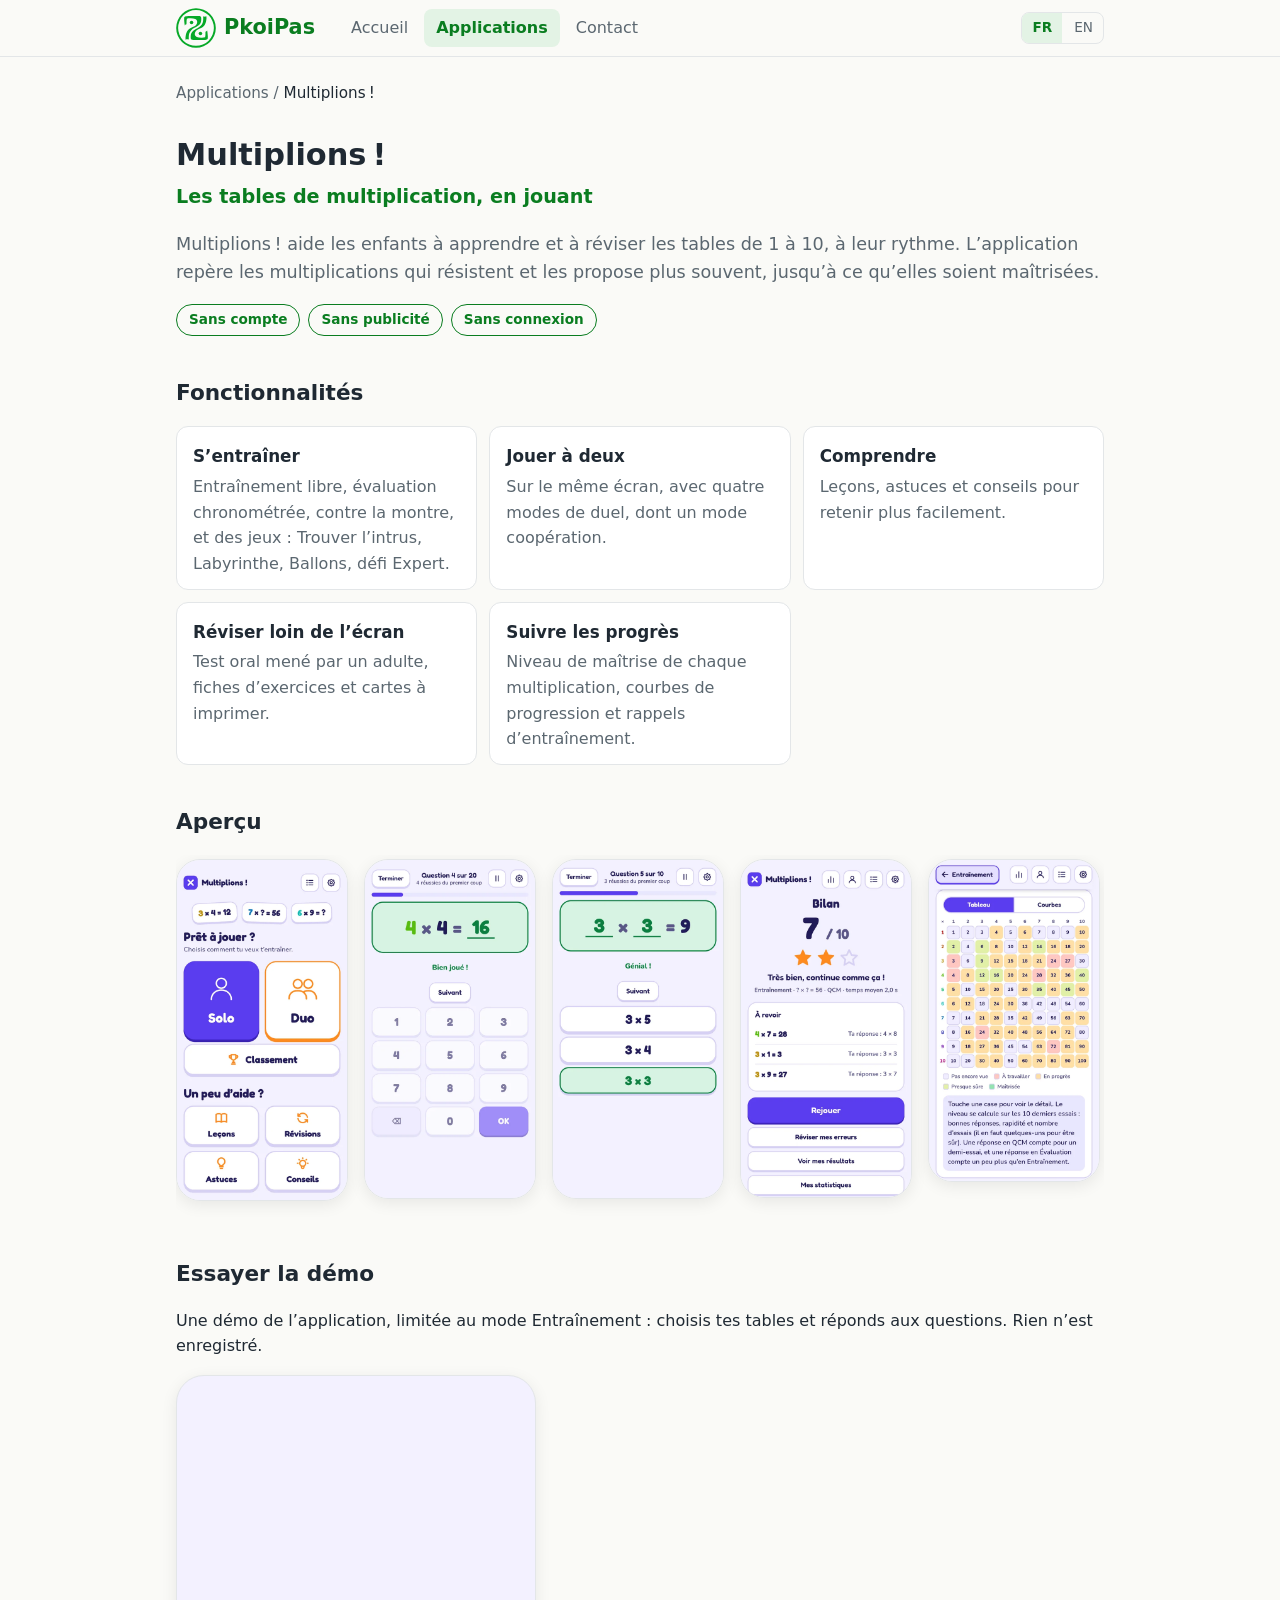
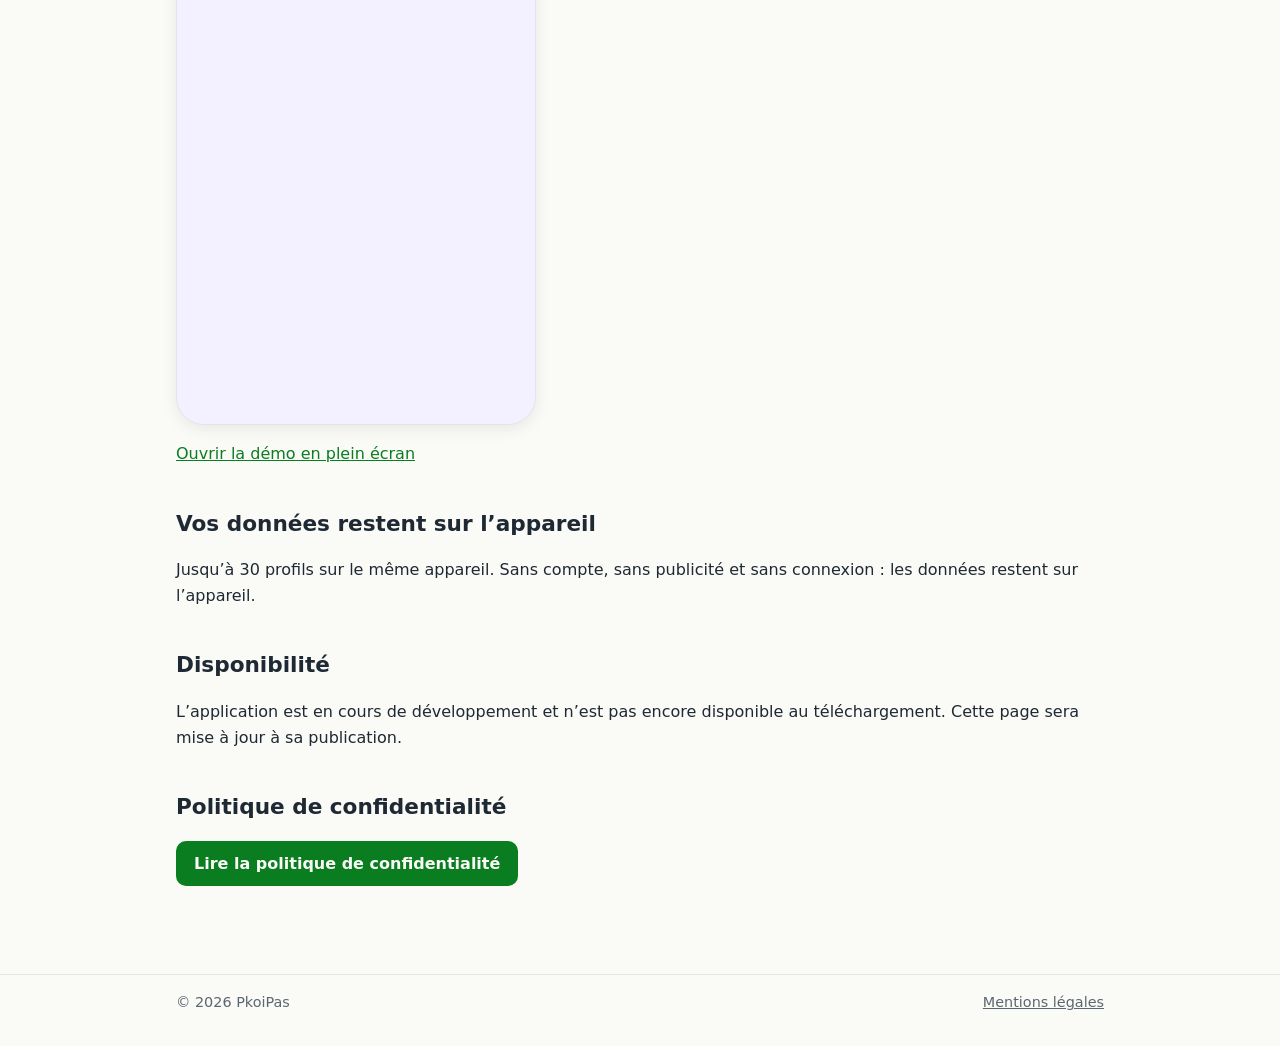
<file: multiplions.html>
<!doctype html>
<html lang="fr">
<head>
  <meta charset="utf-8">
  <meta http-equiv="Content-Security-Policy" content="default-src 'none'; img-src 'self'; style-src 'self'; style-src-attr 'unsafe-inline'; font-src 'self'; frame-src 'self'; base-uri 'none'; form-action 'none'">
  <meta name="referrer" content="strict-origin-when-cross-origin">
  <meta name="viewport" content="width=device-width, initial-scale=1">
  <meta name="color-scheme" content="light dark">
  <title>Multiplions ! – PkoiPas</title>
  <meta name="description" content="Multiplions ! : Apprendre et réviser les tables de 1 à 10, à son rythme, en jouant.">
  <link rel="canonical" href="https://www.pkoipas.fr/multiplions.html">
  <link rel="alternate" hreflang="fr" href="https://www.pkoipas.fr/multiplions.html">
  <link rel="alternate" hreflang="en" href="https://www.pkoipas.fr/en/multiplions.html">
  <link rel="alternate" hreflang="x-default" href="https://www.pkoipas.fr/multiplions.html">
  <link rel="icon" href="favicon.svg" type="image/svg+xml">
  <link rel="icon" href="favicon-32.png" sizes="32x32" type="image/png">
  <link rel="apple-touch-icon" href="apple-touch-icon.png">
  <link rel="stylesheet" href="style.css">
  <meta property="og:type" content="website">
  <meta property="og:site_name" content="PkoiPas">
  <meta property="og:title" content="Multiplions ! – PkoiPas">
  <meta property="og:description" content="Multiplions ! : Apprendre et réviser les tables de 1 à 10, à son rythme, en jouant.">
  <meta property="og:url" content="https://www.pkoipas.fr/multiplions.html">
  <meta property="og:locale" content="fr_FR">
  <meta property="og:locale:alternate" content="en_US">
  <meta name="twitter:card" content="summary">
  <meta name="twitter:title" content="Multiplions ! – PkoiPas">
  <meta name="twitter:description" content="Multiplions ! : Apprendre et réviser les tables de 1 à 10, à son rythme, en jouant.">
</head>
<body>
  <a class="skip" href="#contenu">Aller au contenu</a>
  <header class="site">
    <div class="bar">
      <a class="brand" href="index.html"><img src="logo.svg" width="40" height="40" alt=""><span>PkoiPas</span></a>
      <nav class="menu" aria-label="Menu principal"><a href="index.html">Accueil</a><a href="applications.html" aria-current="page">Applications</a><a href="contact.html">Contact</a></nav>
      <div class="lang" role="group" aria-label="Langue"><span aria-current="true" lang="fr">FR</span><a href="en/multiplions.html" hreflang="en" lang="en" title="English">EN</a></div>
    </div>
  </header>
  <main id="contenu">
    <nav class="crumb" aria-label="Fil d’Ariane"><a href="applications.html">Applications</a> <span aria-hidden="true">/</span> <span aria-current="page">Multiplions !</span></nav>
    <h1>Multiplions !</h1>
    <p class="tagline">Les tables de multiplication, en jouant</p>
    <p class="lead">Multiplions ! aide les enfants à apprendre et à réviser les tables de 1 à 10, à leur rythme. L’application repère les multiplications qui résistent et les propose plus souvent, jusqu’à ce qu’elles soient maîtrisées.</p>
    <ul class="pills"><li>Sans compte</li><li>Sans publicité</li><li>Sans connexion</li></ul>

    <h2>Fonctionnalités</h2>
    <div class="features"><div class="feature"><h3>S’entraîner</h3><p>Entraînement libre, évaluation chronométrée, contre la montre, et des jeux : Trouver l’intrus, Labyrinthe, Ballons, défi Expert.</p></div><div class="feature"><h3>Jouer à deux</h3><p>Sur le même écran, avec quatre modes de duel, dont un mode coopération.</p></div><div class="feature"><h3>Comprendre</h3><p>Leçons, astuces et conseils pour retenir plus facilement.</p></div><div class="feature"><h3>Réviser loin de l’écran</h3><p>Test oral mené par un adulte, fiches d’exercices et cartes à imprimer.</p></div><div class="feature"><h3>Suivre les progrès</h3><p>Niveau de maîtrise de chaque multiplication, courbes de progression et rappels d’entraînement.</p></div></div>

    <h2>Aperçu</h2>
    <div class="gallery" tabindex="0" role="region" aria-label="Captures d’écran"><figure class="shot"><img src="images/multiplions/ecran-accueil.webp" alt="Écran d’accueil : choix entre Solo, Duo et Classement, puis Leçons, Révisions, Astuces et Conseils" width="540" height="1080" loading="lazy"></figure><figure class="shot"><img src="images/multiplions/ecran-question.webp" alt="Question avec saisie au clavier : 4 × 4 = 16, bonne réponse" width="540" height="1073" loading="lazy"></figure><figure class="shot"><img src="images/multiplions/ecran-qcm.webp" alt="Question à choix multiples : retrouver la multiplication qui donne 9" width="540" height="1072" loading="lazy"></figure><figure class="shot"><img src="images/multiplions/ecran-bilan.webp" alt="Bilan d’une série : 7 sur 10, deux étoiles et les multiplications à revoir" width="540" height="1070" loading="lazy"></figure><figure class="shot"><img src="images/multiplions/ecran-progres.webp" alt="Tableau de progression : niveau de maîtrise de chaque multiplication de 1 à 10" width="540" height="1020" loading="lazy"></figure><figure class="shot"><img src="images/multiplions/ecran-astuce.webp" alt="Astuce pour la table de 9 : compter avec les doigts, illustrée par deux mains" width="540" height="965" loading="lazy"></figure></div>

    <h2>Essayer la démo</h2>
    <p>Une démo de l’application, limitée au mode Entraînement : choisis tes tables et réponds aux questions. Rien n’est enregistré.</p>
    <div class="demo"><iframe class="demo-frame" src="multiplions-demo.html" title="Démo de Multiplions !, mode Entraînement" loading="lazy" sandbox="allow-scripts"></iframe></div>
    <p class="muted"><a href="multiplions-demo.html" target="_blank" rel="noopener">Ouvrir la démo en plein écran</a></p>

    <h2>Vos données restent sur l’appareil</h2>
    <p>Jusqu’à 30 profils sur le même appareil. Sans compte, sans publicité et sans connexion : les données restent sur l’appareil.</p>

    <h2>Disponibilité</h2>
    <p>L’application est en cours de développement et n’est pas encore disponible au téléchargement. Cette page sera mise à jour à sa publication.</p>

    <h2>Politique de confidentialité</h2>
    <p><a class="button" href="multiplions-confidentialite.html">Lire la politique de confidentialité</a></p>
  </main>
  <footer class="site">
    <div class="foot">
      <span>© 2026 PkoiPas</span>
      <a href="mentions-legales.html">Mentions légales</a>
    </div>
  </footer>
</body>
</html>
</file>
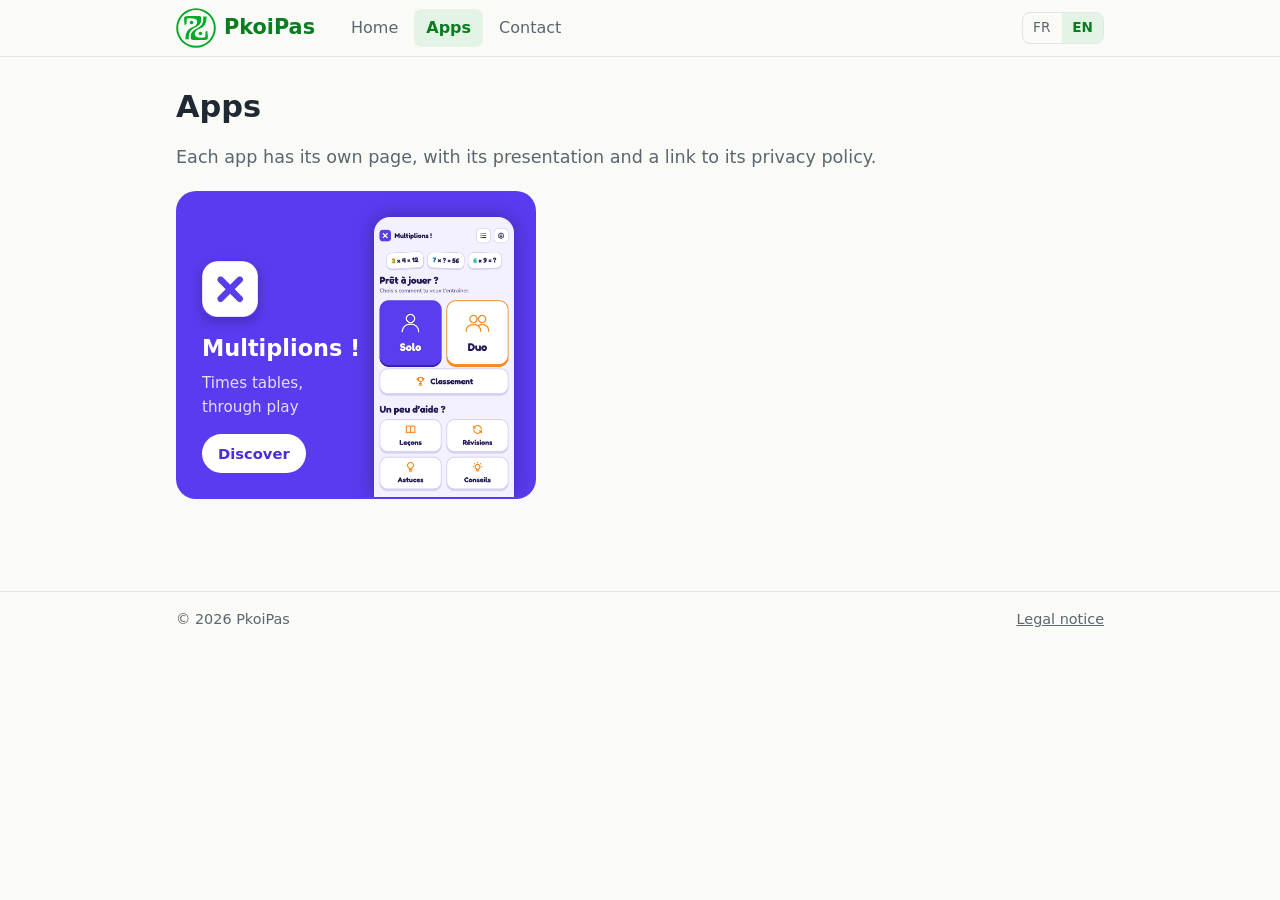
<file: en/applications.html>
<!doctype html>
<html lang="en">
<head>
  <meta charset="utf-8">
  <meta http-equiv="Content-Security-Policy" content="default-src 'none'; img-src 'self'; style-src 'self'; style-src-attr 'unsafe-inline'; font-src 'self'; frame-src 'self'; base-uri 'none'; form-action 'none'">
  <meta name="referrer" content="strict-origin-when-cross-origin">
  <meta name="viewport" content="width=device-width, initial-scale=1">
  <meta name="color-scheme" content="light dark">
  <title>Apps – PkoiPas</title>
  <meta name="description" content="PkoiPas apps: presentation and privacy policy.">
  <link rel="canonical" href="https://www.pkoipas.fr/en/applications.html">
  <link rel="alternate" hreflang="fr" href="https://www.pkoipas.fr/applications.html">
  <link rel="alternate" hreflang="en" href="https://www.pkoipas.fr/en/applications.html">
  <link rel="alternate" hreflang="x-default" href="https://www.pkoipas.fr/applications.html">
  <link rel="icon" href="../favicon.svg" type="image/svg+xml">
  <link rel="icon" href="../favicon-32.png" sizes="32x32" type="image/png">
  <link rel="apple-touch-icon" href="../apple-touch-icon.png">
  <link rel="stylesheet" href="../style.css">
  <meta property="og:type" content="website">
  <meta property="og:site_name" content="PkoiPas">
  <meta property="og:title" content="Apps – PkoiPas">
  <meta property="og:description" content="PkoiPas apps: presentation and privacy policy.">
  <meta property="og:url" content="https://www.pkoipas.fr/en/applications.html">
  <meta property="og:locale" content="en_US">
  <meta property="og:locale:alternate" content="fr_FR">
  <meta name="twitter:card" content="summary">
  <meta name="twitter:title" content="Apps – PkoiPas">
  <meta name="twitter:description" content="PkoiPas apps: presentation and privacy policy.">
</head>
<body>
  <a class="skip" href="#contenu">Skip to content</a>
  <header class="site">
    <div class="bar">
      <a class="brand" href="index.html"><img src="../logo.svg" width="40" height="40" alt=""><span>PkoiPas</span></a>
      <nav class="menu" aria-label="Main menu"><a href="index.html">Home</a><a href="applications.html" aria-current="page">Apps</a><a href="contact.html">Contact</a></nav>
      <div class="lang" role="group" aria-label="Language"><a href="../applications.html" hreflang="fr" lang="fr" title="Français">FR</a><span aria-current="true" lang="en">EN</span></div>
    </div>
  </header>
  <main id="contenu">
    <h1>Apps</h1>
    <p class="lead">Each app has its own page, with its presentation and a link to its privacy policy.</p>
    <div class="appcards">
      <a class="appcard" href="multiplions.html" style="--app:#5B3BF0">
        <div class="tx">
          <img class="app-icon" src="../images/multiplions/icone-inverse.webp" alt="" width="56" height="56">
          <h2>Multiplions !</h2>
          <p>Times tables, through play</p>
          <span class="appbtn">Discover</span>
        </div>
        <img class="ph" src="../images/multiplions/ecran-accueil.webp" alt="" width="140" loading="lazy">
      </a>
    </div>
  </main>
  <footer class="site">
    <div class="foot">
      <span>© 2026 PkoiPas</span>
      <a href="legal-notice.html">Legal notice</a>
    </div>
  </footer>
</body>
</html>
</file>
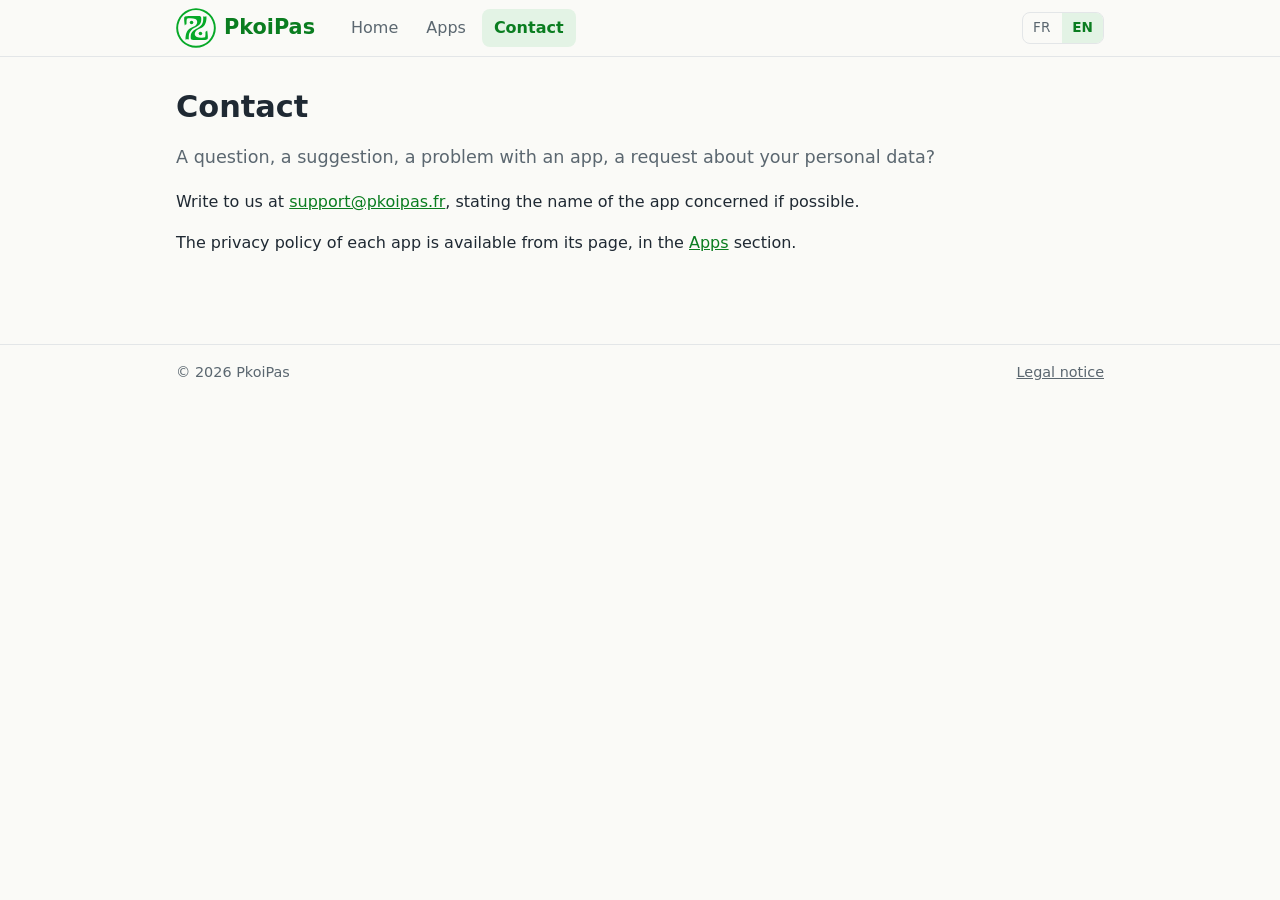
<file: en/contact.html>
<!doctype html>
<html lang="en">
<head>
  <meta charset="utf-8">
  <meta http-equiv="Content-Security-Policy" content="default-src 'none'; img-src 'self'; style-src 'self'; style-src-attr 'unsafe-inline'; font-src 'self'; frame-src 'self'; base-uri 'none'; form-action 'none'">
  <meta name="referrer" content="strict-origin-when-cross-origin">
  <meta name="viewport" content="width=device-width, initial-scale=1">
  <meta name="color-scheme" content="light dark">
  <title>Contact – PkoiPas</title>
  <meta name="description" content="Contact PkoiPas: support and questions.">
  <link rel="canonical" href="https://www.pkoipas.fr/en/contact.html">
  <link rel="alternate" hreflang="fr" href="https://www.pkoipas.fr/contact.html">
  <link rel="alternate" hreflang="en" href="https://www.pkoipas.fr/en/contact.html">
  <link rel="alternate" hreflang="x-default" href="https://www.pkoipas.fr/contact.html">
  <link rel="icon" href="../favicon.svg" type="image/svg+xml">
  <link rel="icon" href="../favicon-32.png" sizes="32x32" type="image/png">
  <link rel="apple-touch-icon" href="../apple-touch-icon.png">
  <link rel="stylesheet" href="../style.css">
  <meta property="og:type" content="website">
  <meta property="og:site_name" content="PkoiPas">
  <meta property="og:title" content="Contact – PkoiPas">
  <meta property="og:description" content="Contact PkoiPas: support and questions.">
  <meta property="og:url" content="https://www.pkoipas.fr/en/contact.html">
  <meta property="og:locale" content="en_US">
  <meta property="og:locale:alternate" content="fr_FR">
  <meta name="twitter:card" content="summary">
  <meta name="twitter:title" content="Contact – PkoiPas">
  <meta name="twitter:description" content="Contact PkoiPas: support and questions.">
</head>
<body>
  <a class="skip" href="#contenu">Skip to content</a>
  <header class="site">
    <div class="bar">
      <a class="brand" href="index.html"><img src="../logo.svg" width="40" height="40" alt=""><span>PkoiPas</span></a>
      <nav class="menu" aria-label="Main menu"><a href="index.html">Home</a><a href="applications.html">Apps</a><a href="contact.html" aria-current="page">Contact</a></nav>
      <div class="lang" role="group" aria-label="Language"><a href="../contact.html" hreflang="fr" lang="fr" title="Français">FR</a><span aria-current="true" lang="en">EN</span></div>
    </div>
  </header>
  <main id="contenu">
    <h1>Contact</h1>
    <p class="lead">A question, a suggestion, a problem with an app, a request about your personal data?</p>
    <p>Write to us at <a href="mailto:support@pkoipas.fr">support@pkoipas.fr</a>, stating the name of the app concerned if possible.</p>
    <p>The privacy policy of each app is available from its page, in the <a href="applications.html">Apps</a> section.</p>
  </main>
  <footer class="site">
    <div class="foot">
      <span>© 2026 PkoiPas</span>
      <a href="legal-notice.html">Legal notice</a>
    </div>
  </footer>
</body>
</html>
</file>
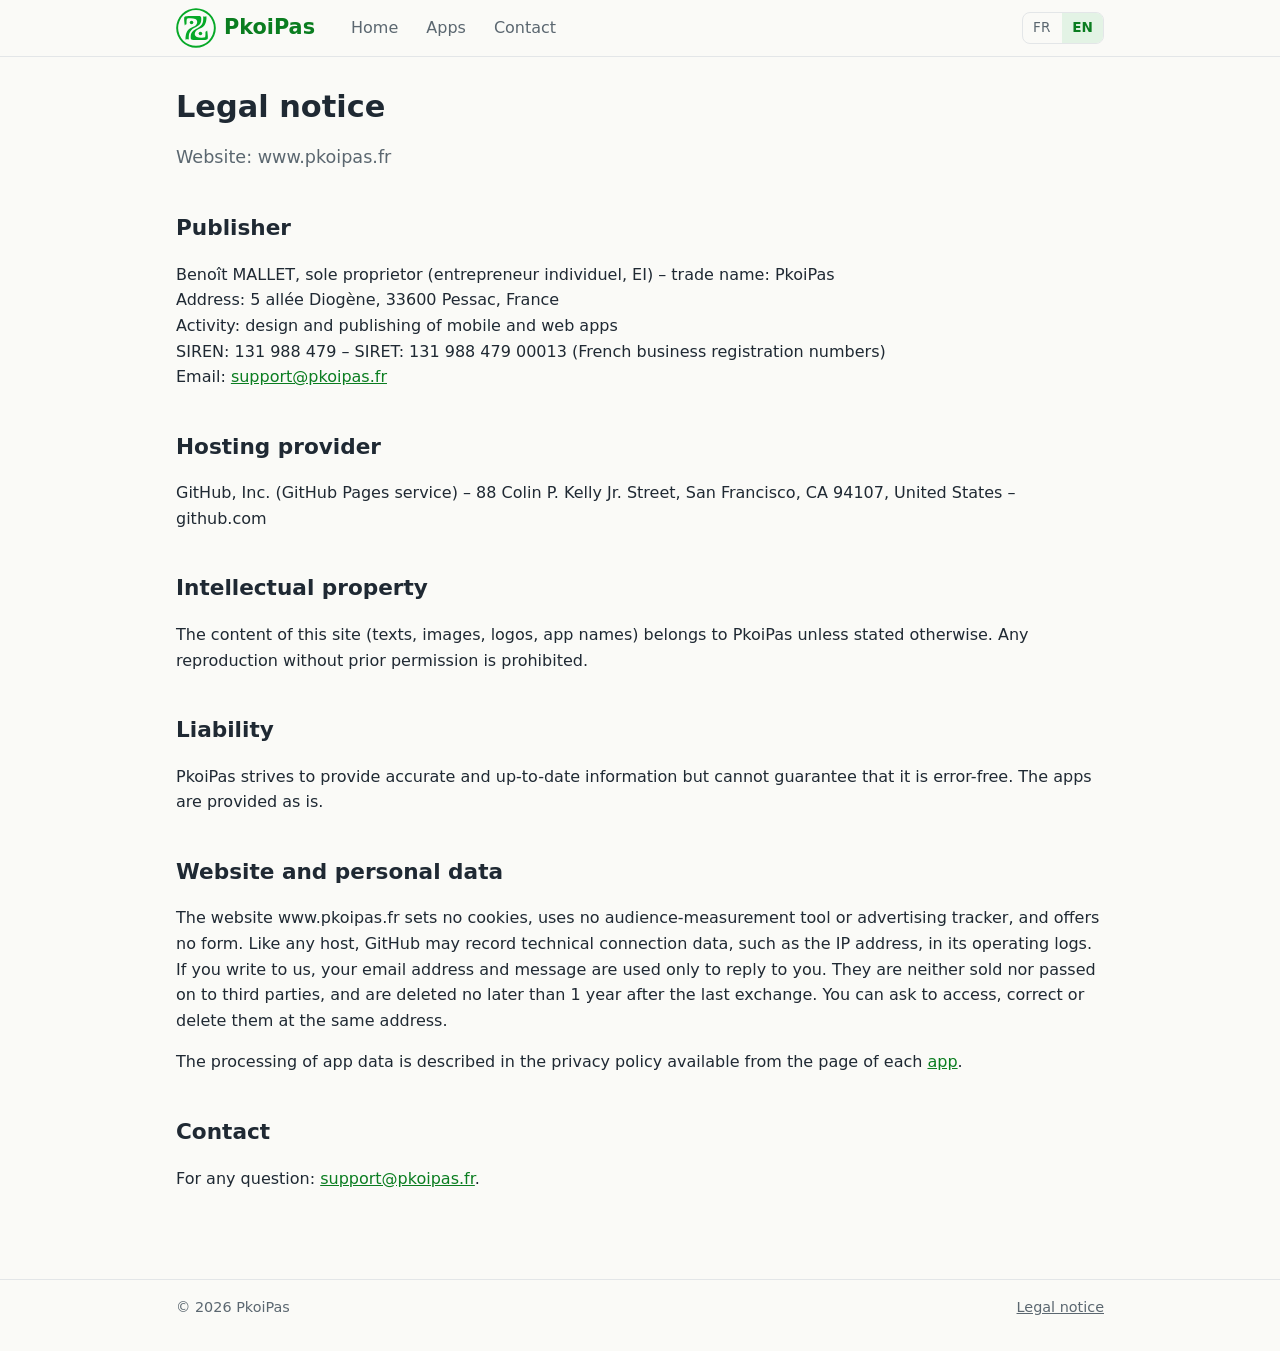
<file: en/legal-notice.html>
<!doctype html>
<html lang="en">
<head>
  <meta charset="utf-8">
  <meta http-equiv="Content-Security-Policy" content="default-src 'none'; img-src 'self'; style-src 'self'; style-src-attr 'unsafe-inline'; font-src 'self'; frame-src 'self'; base-uri 'none'; form-action 'none'">
  <meta name="referrer" content="strict-origin-when-cross-origin">
  <meta name="viewport" content="width=device-width, initial-scale=1">
  <meta name="color-scheme" content="light dark">
  <title>Legal notice – PkoiPas</title>
  <meta name="description" content="Legal notice of the PkoiPas website.">
  <link rel="canonical" href="https://www.pkoipas.fr/en/legal-notice.html">
  <link rel="alternate" hreflang="fr" href="https://www.pkoipas.fr/mentions-legales.html">
  <link rel="alternate" hreflang="en" href="https://www.pkoipas.fr/en/legal-notice.html">
  <link rel="alternate" hreflang="x-default" href="https://www.pkoipas.fr/mentions-legales.html">
  <link rel="icon" href="../favicon.svg" type="image/svg+xml">
  <link rel="icon" href="../favicon-32.png" sizes="32x32" type="image/png">
  <link rel="apple-touch-icon" href="../apple-touch-icon.png">
  <link rel="stylesheet" href="../style.css">
  <meta property="og:type" content="website">
  <meta property="og:site_name" content="PkoiPas">
  <meta property="og:title" content="Legal notice – PkoiPas">
  <meta property="og:description" content="Legal notice of the PkoiPas website.">
  <meta property="og:url" content="https://www.pkoipas.fr/en/legal-notice.html">
  <meta property="og:locale" content="en_US">
  <meta property="og:locale:alternate" content="fr_FR">
  <meta name="twitter:card" content="summary">
  <meta name="twitter:title" content="Legal notice – PkoiPas">
  <meta name="twitter:description" content="Legal notice of the PkoiPas website.">
</head>
<body>
  <a class="skip" href="#contenu">Skip to content</a>
  <header class="site">
    <div class="bar">
      <a class="brand" href="index.html"><img src="../logo.svg" width="40" height="40" alt=""><span>PkoiPas</span></a>
      <nav class="menu" aria-label="Main menu"><a href="index.html">Home</a><a href="applications.html">Apps</a><a href="contact.html">Contact</a></nav>
      <div class="lang" role="group" aria-label="Language"><a href="../mentions-legales.html" hreflang="fr" lang="fr" title="Français">FR</a><span aria-current="true" lang="en">EN</span></div>
    </div>
  </header>
  <main id="contenu">
    <h1>Legal notice</h1>
    <p class="lead">Website: www.pkoipas.fr</p>

    <h2>Publisher</h2>
    <p>
      Benoît MALLET, sole proprietor (entrepreneur individuel, EI) – trade name: PkoiPas<br>
      Address: 5 allée Diogène, 33600 Pessac, France<br>
      Activity: design and publishing of mobile and web apps<br>
      SIREN: 131 988 479 – SIRET: 131 988 479 00013 (French business registration numbers)<br>
      Email: <a href="mailto:support@pkoipas.fr">support@pkoipas.fr</a>
    </p>

    <h2>Hosting provider</h2>
    <p>GitHub, Inc. (GitHub Pages service) – 88 Colin P. Kelly Jr. Street, San Francisco, CA 94107, United States – github.com</p>

    <h2>Intellectual property</h2>
    <p>The content of this site (texts, images, logos, app names) belongs to PkoiPas unless stated otherwise. Any reproduction without prior permission is prohibited.</p>

    <h2>Liability</h2>
    <p>PkoiPas strives to provide accurate and up-to-date information but cannot guarantee that it is error-free. The apps are provided as is.</p>

    <h2>Website and personal data</h2>
    <p>The website www.pkoipas.fr sets no cookies, uses no audience-measurement tool or advertising tracker, and offers no form. Like any host, GitHub may record technical connection data, such as the IP address, in its operating logs. If you write to us, your email address and message are used only to reply to you. They are neither sold nor passed on to third parties, and are deleted no later than 1 year after the last exchange. You can ask to access, correct or delete them at the same address.</p>
    <p>The processing of app data is described in the privacy policy available from the page of each <a href="applications.html">app</a>.</p>

    <h2>Contact</h2>
    <p>For any question: <a href="mailto:support@pkoipas.fr">support@pkoipas.fr</a>.</p>
  </main>
  <footer class="site">
    <div class="foot">
      <span>© 2026 PkoiPas</span>
      <a href="legal-notice.html">Legal notice</a>
    </div>
  </footer>
</body>
</html>
</file>
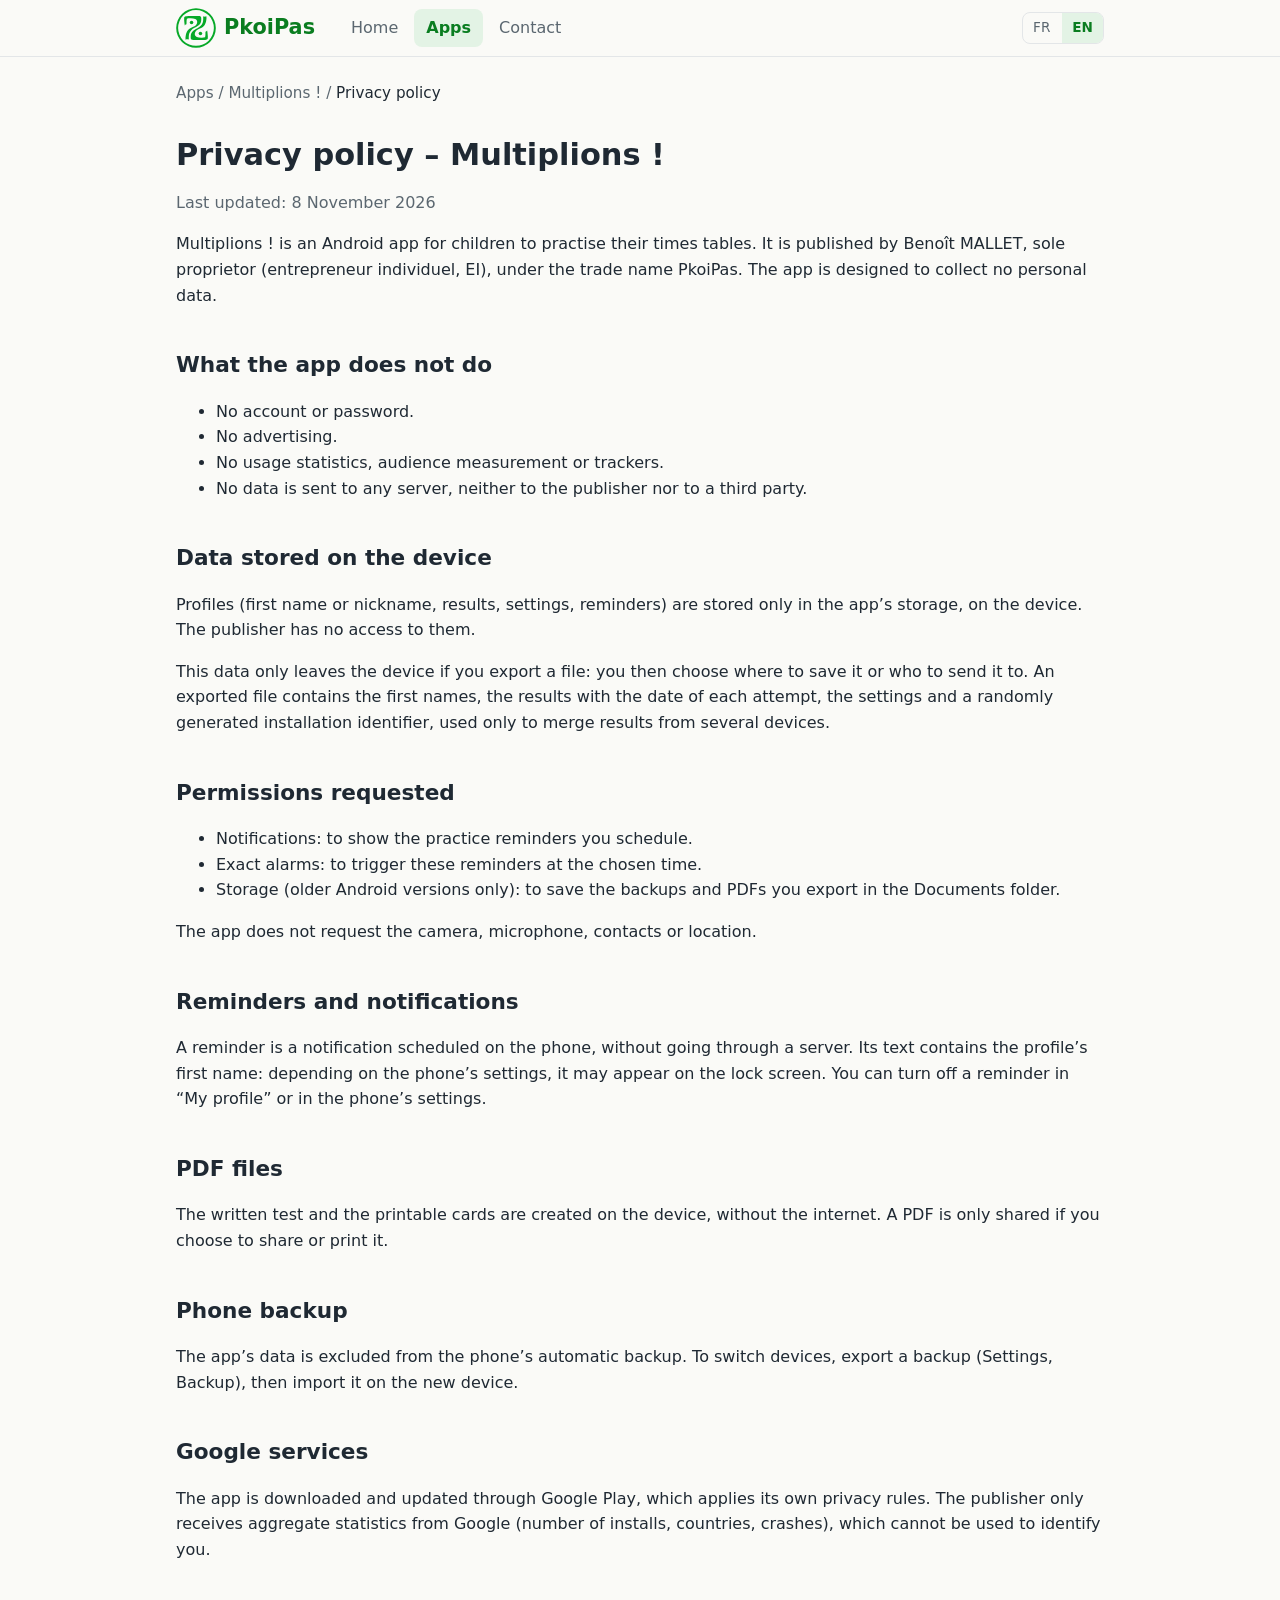
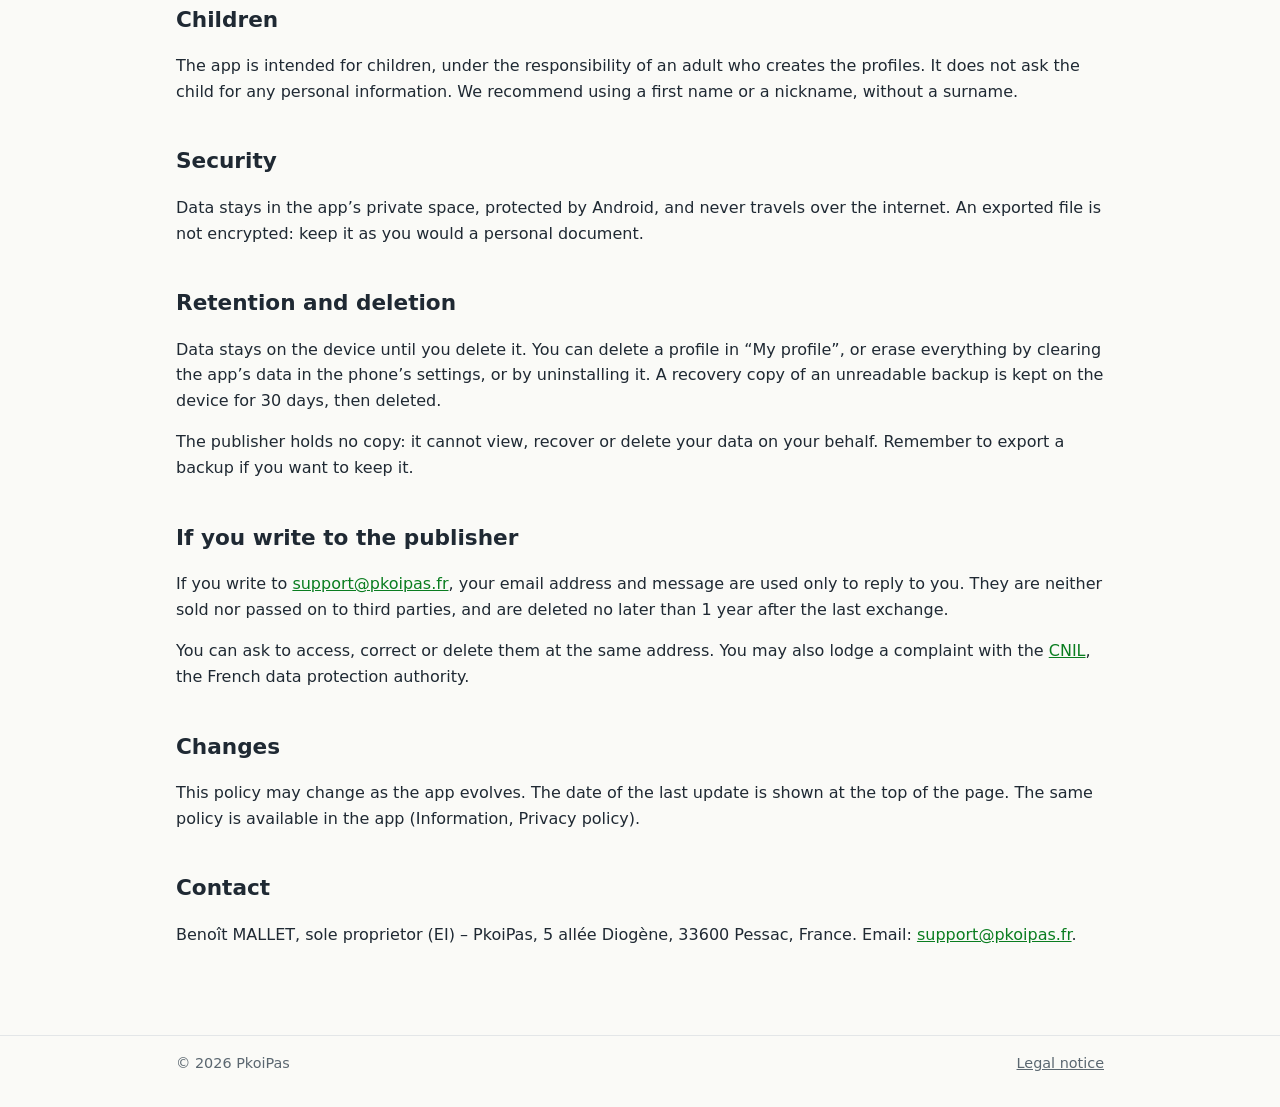
<file: en/multiplions-privacy.html>
<!doctype html>
<html lang="en">
<head>
  <meta charset="utf-8">
  <meta http-equiv="Content-Security-Policy" content="default-src 'none'; img-src 'self'; style-src 'self'; style-src-attr 'unsafe-inline'; font-src 'self'; frame-src 'self'; base-uri 'none'; form-action 'none'">
  <meta name="referrer" content="strict-origin-when-cross-origin">
  <meta name="viewport" content="width=device-width, initial-scale=1">
  <meta name="color-scheme" content="light dark">
  <title>Privacy policy – Multiplions ! – PkoiPas</title>
  <meta name="description" content="Privacy policy of the Multiplions ! app (PkoiPas).">
  <link rel="canonical" href="https://www.pkoipas.fr/en/multiplions-privacy.html">
  <link rel="alternate" hreflang="fr" href="https://www.pkoipas.fr/multiplions-confidentialite.html">
  <link rel="alternate" hreflang="en" href="https://www.pkoipas.fr/en/multiplions-privacy.html">
  <link rel="alternate" hreflang="x-default" href="https://www.pkoipas.fr/multiplions-confidentialite.html">
  <link rel="icon" href="../favicon.svg" type="image/svg+xml">
  <link rel="icon" href="../favicon-32.png" sizes="32x32" type="image/png">
  <link rel="apple-touch-icon" href="../apple-touch-icon.png">
  <link rel="stylesheet" href="../style.css">
  <meta property="og:type" content="website">
  <meta property="og:site_name" content="PkoiPas">
  <meta property="og:title" content="Privacy policy – Multiplions ! – PkoiPas">
  <meta property="og:description" content="Privacy policy of the Multiplions ! app (PkoiPas).">
  <meta property="og:url" content="https://www.pkoipas.fr/en/multiplions-privacy.html">
  <meta property="og:locale" content="en_US">
  <meta property="og:locale:alternate" content="fr_FR">
  <meta name="twitter:card" content="summary">
  <meta name="twitter:title" content="Privacy policy – Multiplions ! – PkoiPas">
  <meta name="twitter:description" content="Privacy policy of the Multiplions ! app (PkoiPas).">
</head>
<body>
  <a class="skip" href="#contenu">Skip to content</a>
  <header class="site">
    <div class="bar">
      <a class="brand" href="index.html"><img src="../logo.svg" width="40" height="40" alt=""><span>PkoiPas</span></a>
      <nav class="menu" aria-label="Main menu"><a href="index.html">Home</a><a href="applications.html" aria-current="page">Apps</a><a href="contact.html">Contact</a></nav>
      <div class="lang" role="group" aria-label="Language"><a href="../multiplions-confidentialite.html" hreflang="fr" lang="fr" title="Français">FR</a><span aria-current="true" lang="en">EN</span></div>
    </div>
  </header>
  <main id="contenu">
    <nav class="crumb" aria-label="Breadcrumb"><a href="applications.html">Apps</a> <span aria-hidden="true">/</span> <a href="multiplions.html">Multiplions !</a> <span aria-hidden="true">/</span> <span aria-current="page">Privacy policy</span></nav>
    <h1>Privacy policy – Multiplions !</h1>
    <p class="muted">Last updated: 8 November 2026</p>
    <p>Multiplions ! is an Android app for children to practise their times tables. It is published by Benoît MALLET, sole proprietor (entrepreneur individuel, EI), under the trade name PkoiPas. The app is designed to collect no personal data.</p>

    <h2>What the app does not do</h2>
    <ul>
      <li>No account or password.</li>
      <li>No advertising.</li>
      <li>No usage statistics, audience measurement or trackers.</li>
      <li>No data is sent to any server, neither to the publisher nor to a third party.</li>
    </ul>

    <h2>Data stored on the device</h2>
    <p>Profiles (first name or nickname, results, settings, reminders) are stored only in the app’s storage, on the device. The publisher has no access to them.</p>
    <p>This data only leaves the device if you export a file: you then choose where to save it or who to send it to. An exported file contains the first names, the results with the date of each attempt, the settings and a randomly generated installation identifier, used only to merge results from several devices.</p>

    <h2>Permissions requested</h2>
    <ul>
      <li>Notifications: to show the practice reminders you schedule.</li>
      <li>Exact alarms: to trigger these reminders at the chosen time.</li>
      <li>Storage (older Android versions only): to save the backups and PDFs you export in the Documents folder.</li>
    </ul>
    <p>The app does not request the camera, microphone, contacts or location.</p>

    <h2>Reminders and notifications</h2>
    <p>A reminder is a notification scheduled on the phone, without going through a server. Its text contains the profile’s first name: depending on the phone’s settings, it may appear on the lock screen. You can turn off a reminder in “My profile” or in the phone’s settings.</p>

    <h2>PDF files</h2>
    <p>The written test and the printable cards are created on the device, without the internet. A PDF is only shared if you choose to share or print it.</p>

    <h2>Phone backup</h2>
    <p>The app’s data is excluded from the phone’s automatic backup. To switch devices, export a backup (Settings, Backup), then import it on the new device.</p>

    <h2>Google services</h2>
    <p>The app is downloaded and updated through Google Play, which applies its own privacy rules. The publisher only receives aggregate statistics from Google (number of installs, countries, crashes), which cannot be used to identify you.</p>

    <h2>Children</h2>
    <p>The app is intended for children, under the responsibility of an adult who creates the profiles. It does not ask the child for any personal information. We recommend using a first name or a nickname, without a surname.</p>

    <h2>Security</h2>
    <p>Data stays in the app’s private space, protected by Android, and never travels over the internet. An exported file is not encrypted: keep it as you would a personal document.</p>

    <h2>Retention and deletion</h2>
    <p>Data stays on the device until you delete it. You can delete a profile in “My profile”, or erase everything by clearing the app’s data in the phone’s settings, or by uninstalling it. A recovery copy of an unreadable backup is kept on the device for 30 days, then deleted.</p>
    <p>The publisher holds no copy: it cannot view, recover or delete your data on your behalf. Remember to export a backup if you want to keep it.</p>

    <h2>If you write to the publisher</h2>
    <p>If you write to <a href="mailto:support@pkoipas.fr">support@pkoipas.fr</a>, your email address and message are used only to reply to you. They are neither sold nor passed on to third parties, and are deleted no later than 1 year after the last exchange.</p>
    <p>You can ask to access, correct or delete them at the same address. You may also lodge a complaint with the <a href="https://www.cnil.fr">CNIL</a>, the French data protection authority.</p>

    <h2>Changes</h2>
    <p>This policy may change as the app evolves. The date of the last update is shown at the top of the page. The same policy is available in the app (Information, Privacy policy).</p>

    <h2>Contact</h2>
    <p>Benoît MALLET, sole proprietor (EI) – PkoiPas, 5 allée Diogène, 33600 Pessac, France. Email: <a href="mailto:support@pkoipas.fr">support@pkoipas.fr</a>.</p>
  </main>
  <footer class="site">
    <div class="foot">
      <span>© 2026 PkoiPas</span>
      <a href="legal-notice.html">Legal notice</a>
    </div>
  </footer>
</body>
</html>
</file>
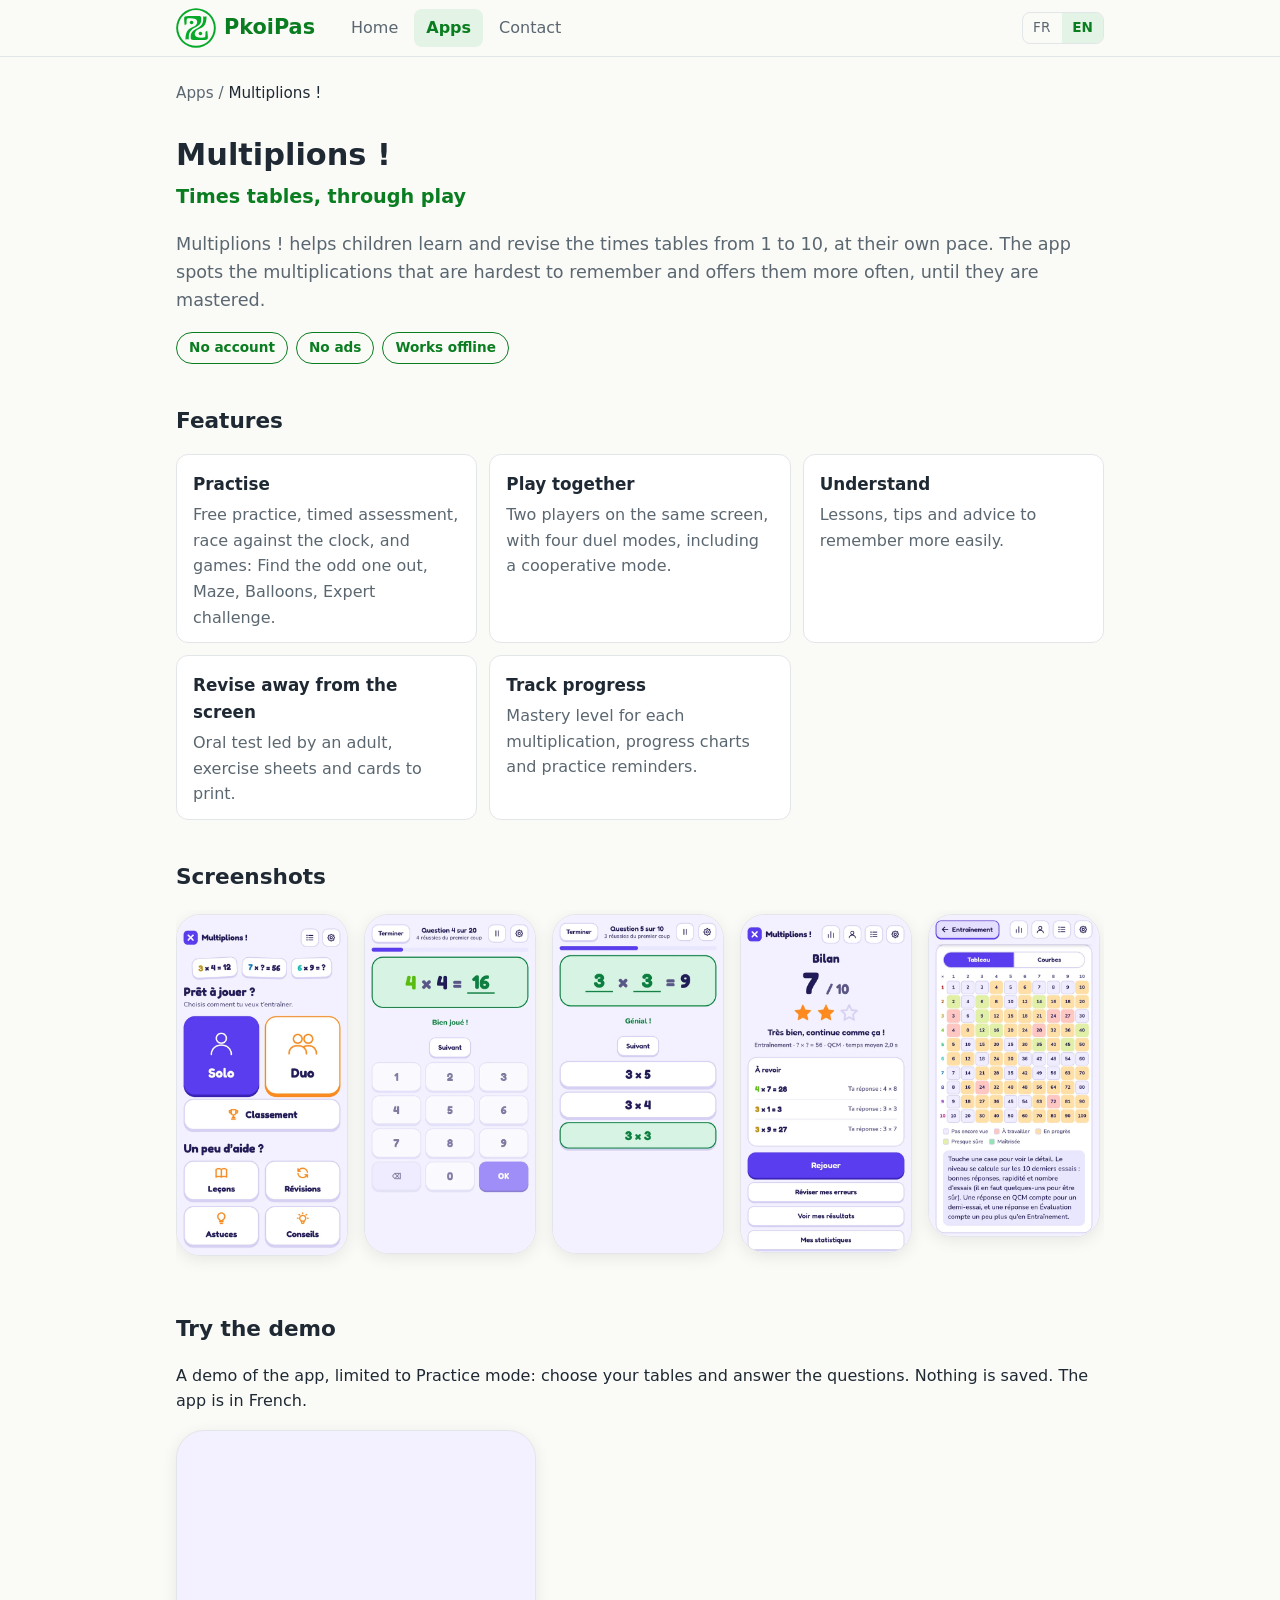
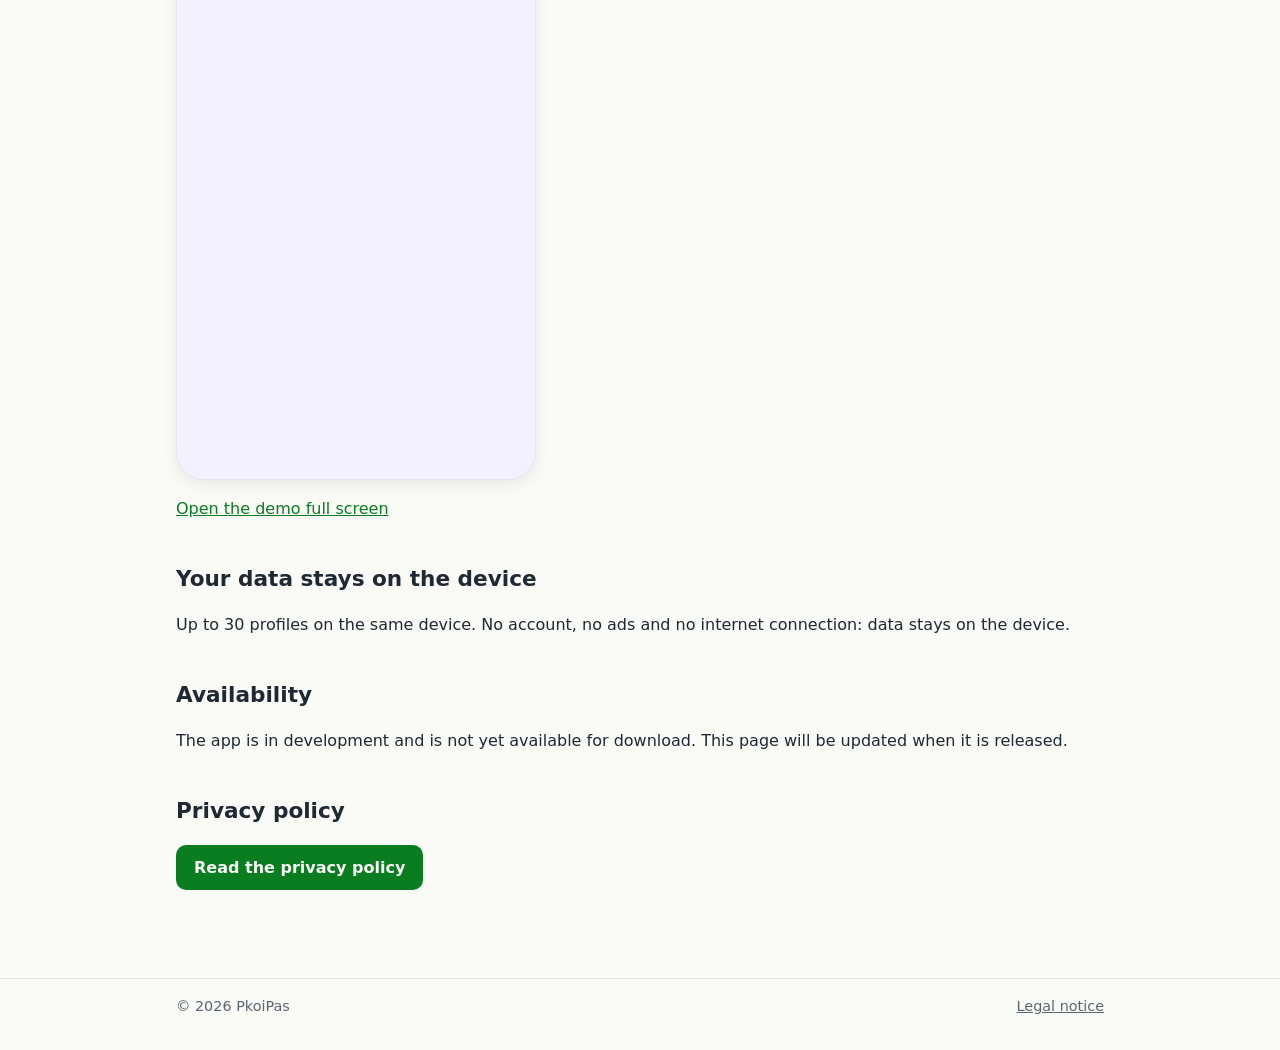
<file: en/multiplions.html>
<!doctype html>
<html lang="en">
<head>
  <meta charset="utf-8">
  <meta http-equiv="Content-Security-Policy" content="default-src 'none'; img-src 'self'; style-src 'self'; style-src-attr 'unsafe-inline'; font-src 'self'; frame-src 'self'; base-uri 'none'; form-action 'none'">
  <meta name="referrer" content="strict-origin-when-cross-origin">
  <meta name="viewport" content="width=device-width, initial-scale=1">
  <meta name="color-scheme" content="light dark">
  <title>Multiplions ! – PkoiPas</title>
  <meta name="description" content="Multiplions !: Learn and revise the times tables from 1 to 10, at your own pace, through play.">
  <link rel="canonical" href="https://www.pkoipas.fr/en/multiplions.html">
  <link rel="alternate" hreflang="fr" href="https://www.pkoipas.fr/multiplions.html">
  <link rel="alternate" hreflang="en" href="https://www.pkoipas.fr/en/multiplions.html">
  <link rel="alternate" hreflang="x-default" href="https://www.pkoipas.fr/multiplions.html">
  <link rel="icon" href="../favicon.svg" type="image/svg+xml">
  <link rel="icon" href="../favicon-32.png" sizes="32x32" type="image/png">
  <link rel="apple-touch-icon" href="../apple-touch-icon.png">
  <link rel="stylesheet" href="../style.css">
  <meta property="og:type" content="website">
  <meta property="og:site_name" content="PkoiPas">
  <meta property="og:title" content="Multiplions ! – PkoiPas">
  <meta property="og:description" content="Multiplions !: Learn and revise the times tables from 1 to 10, at your own pace, through play.">
  <meta property="og:url" content="https://www.pkoipas.fr/en/multiplions.html">
  <meta property="og:locale" content="en_US">
  <meta property="og:locale:alternate" content="fr_FR">
  <meta name="twitter:card" content="summary">
  <meta name="twitter:title" content="Multiplions ! – PkoiPas">
  <meta name="twitter:description" content="Multiplions !: Learn and revise the times tables from 1 to 10, at your own pace, through play.">
</head>
<body>
  <a class="skip" href="#contenu">Skip to content</a>
  <header class="site">
    <div class="bar">
      <a class="brand" href="index.html"><img src="../logo.svg" width="40" height="40" alt=""><span>PkoiPas</span></a>
      <nav class="menu" aria-label="Main menu"><a href="index.html">Home</a><a href="applications.html" aria-current="page">Apps</a><a href="contact.html">Contact</a></nav>
      <div class="lang" role="group" aria-label="Language"><a href="../multiplions.html" hreflang="fr" lang="fr" title="Français">FR</a><span aria-current="true" lang="en">EN</span></div>
    </div>
  </header>
  <main id="contenu">
    <nav class="crumb" aria-label="Breadcrumb"><a href="applications.html">Apps</a> <span aria-hidden="true">/</span> <span aria-current="page">Multiplions !</span></nav>
    <h1>Multiplions !</h1>
    <p class="tagline">Times tables, through play</p>
    <p class="lead">Multiplions ! helps children learn and revise the times tables from 1 to 10, at their own pace. The app spots the multiplications that are hardest to remember and offers them more often, until they are mastered.</p>
    <ul class="pills"><li>No account</li><li>No ads</li><li>Works offline</li></ul>

    <h2>Features</h2>
    <div class="features"><div class="feature"><h3>Practise</h3><p>Free practice, timed assessment, race against the clock, and games: Find the odd one out, Maze, Balloons, Expert challenge.</p></div><div class="feature"><h3>Play together</h3><p>Two players on the same screen, with four duel modes, including a cooperative mode.</p></div><div class="feature"><h3>Understand</h3><p>Lessons, tips and advice to remember more easily.</p></div><div class="feature"><h3>Revise away from the screen</h3><p>Oral test led by an adult, exercise sheets and cards to print.</p></div><div class="feature"><h3>Track progress</h3><p>Mastery level for each multiplication, progress charts and practice reminders.</p></div></div>

    <h2>Screenshots</h2>
    <div class="gallery" tabindex="0" role="region" aria-label="Screenshots"><figure class="shot"><img src="../images/multiplions/ecran-accueil.webp" alt="Home screen: choice between Solo, Duo and Leaderboard, then Lessons, Revision, Tips and Advice" width="540" height="1080" loading="lazy"></figure><figure class="shot"><img src="../images/multiplions/ecran-question.webp" alt="Question answered with the keypad: 4 × 4 = 16, correct answer" width="540" height="1073" loading="lazy"></figure><figure class="shot"><img src="../images/multiplions/ecran-qcm.webp" alt="Multiple-choice question: find the multiplication that equals 9" width="540" height="1072" loading="lazy"></figure><figure class="shot"><img src="../images/multiplions/ecran-bilan.webp" alt="End-of-round summary: 7 out of 10, two stars and the multiplications to review" width="540" height="1070" loading="lazy"></figure><figure class="shot"><img src="../images/multiplions/ecran-progres.webp" alt="Progress table: mastery level of each multiplication from 1 to 10" width="540" height="1020" loading="lazy"></figure><figure class="shot"><img src="../images/multiplions/ecran-astuce.webp" alt="Tip for the 9 times table: counting on your fingers, illustrated with two hands" width="540" height="965" loading="lazy"></figure></div>

    <h2>Try the demo</h2>
    <p>A demo of the app, limited to Practice mode: choose your tables and answer the questions. Nothing is saved. The app is in French.</p>
    <div class="demo"><iframe class="demo-frame" src="../multiplions-demo.html" title="Multiplions ! demo, Practice mode (in French)" loading="lazy" sandbox="allow-scripts"></iframe></div>
    <p class="muted"><a href="../multiplions-demo.html" target="_blank" rel="noopener">Open the demo full screen</a></p>

    <h2>Your data stays on the device</h2>
    <p>Up to 30 profiles on the same device. No account, no ads and no internet connection: data stays on the device.</p>

    <h2>Availability</h2>
    <p>The app is in development and is not yet available for download. This page will be updated when it is released.</p>

    <h2>Privacy policy</h2>
    <p><a class="button" href="multiplions-privacy.html">Read the privacy policy</a></p>
  </main>
  <footer class="site">
    <div class="foot">
      <span>© 2026 PkoiPas</span>
      <a href="legal-notice.html">Legal notice</a>
    </div>
  </footer>
</body>
</html>
</file>
<file: style.css>
:root {
  --bg: #fafaf7;
  --fg: #1f2933;
  --muted: #5b6770;
  --accent: #0a7d20;
  --accent-soft: #e3f3e5;
  --card: #ffffff;
  --border: #e3e6e8;
}
@media (prefers-color-scheme: dark) {
  :root {
    --bg: #14181b;
    --fg: #e8ecee;
    --muted: #9aa5ad;
    --accent: #35d058;
    --accent-soft: #1b2e22;
    --card: #1c2226;
    --border: #2b343a;
  }
}
* { box-sizing: border-box; }
html { scroll-behavior: smooth; }
@media (prefers-reduced-motion: reduce) { html { scroll-behavior: auto; } }
body {
  margin: 0;
  background: var(--bg);
  color: var(--fg);
  font-family: system-ui, -apple-system, "Segoe UI", Roboto, sans-serif;
  line-height: 1.6;
}
a { color: var(--accent); }
.skip { position: absolute; left: -9999px; top: 0; background: var(--card); padding: 8px 12px; z-index: 20; }
.skip:focus { left: 8px; top: 8px; }

/* Bandeau supérieur fixe */
header.site {
  position: sticky; top: 0; z-index: 10;
  background: var(--bg);
  border-bottom: 1px solid var(--border);
}
.bar {
  max-width: 960px; margin: 0 auto; padding: 8px 16px;
  display: flex; align-items: center; gap: 8px 16px; flex-wrap: wrap;
}
.brand { display: inline-flex; align-items: center; gap: 8px; text-decoration: none; color: var(--accent); font-size: 1.3rem; font-weight: 700; order: 1; }
.brand img { display: block; }
.menu { display: flex; gap: 4px; order: 2; margin-left: 8px; }
.menu a { padding: 6px 12px; border-radius: 8px; color: var(--muted); text-decoration: none; white-space: nowrap; }
.menu a:hover { color: var(--accent); background: var(--accent-soft); }
.menu a[aria-current="page"] { color: var(--accent); background: var(--accent-soft); font-weight: 600; }
.lang { order: 3; margin-left: auto; display: flex; gap: 2px; font-size: 0.85rem; border: 1px solid var(--border); border-radius: 8px; overflow: hidden; }
.lang a, .lang span { padding: 4px 10px; text-decoration: none; color: var(--muted); }
.lang a:hover { color: var(--accent); }
.lang span { background: var(--accent-soft); color: var(--accent); font-weight: 700; }
@media (max-width: 560px) {
  .lang { order: 2; }
  .menu { order: 3; width: 100%; margin-left: 0; justify-content: space-between; }
  .menu a { flex: 1; text-align: center; padding: 6px 4px; }
}

main, .foot { max-width: 960px; margin: 0 auto; padding: 0 16px; }
main { padding-bottom: 24px; }
h1 { font-size: 1.9rem; line-height: 1.2; margin: 32px 0 8px; }
h2 { font-size: 1.35rem; margin: 40px 0 8px; scroll-margin-top: 80px; }
h3 { font-size: 1.05rem; margin: 24px 0 4px; }
p, li { color: var(--fg); }
.lead { color: var(--muted); font-size: 1.1rem; }
.muted { color: var(--muted); }
.crumb { margin: 24px 0 0; }

.hero { padding: 24px 0 8px; }
.hero h1 { font-size: 2.2rem; margin-top: 24px; }
.button { display: inline-block; background: var(--accent); color: var(--bg); padding: 10px 18px; border-radius: 10px; text-decoration: none; font-weight: 600; }
.button:hover { opacity: 0.9; }



footer.site { margin-top: 48px; border-top: 1px solid var(--border); color: var(--muted); font-size: 0.9rem; }
.foot { display: flex; flex-wrap: wrap; justify-content: space-between; gap: 8px; padding-top: 16px; padding-bottom: 32px; }
footer.site a { color: var(--muted); }
footer.site a:hover { color: var(--accent); }

.tagline { font-size: 1.2rem; font-weight: 600; color: var(--accent); margin: 0 0 8px; }
.pills { list-style: none; padding: 0; margin: 16px 0 0; display: flex; flex-wrap: wrap; gap: 8px; }
.pills li { font-size: 0.85rem; font-weight: 600; padding: 4px 12px; border-radius: 999px; border: 1px solid var(--accent); color: var(--accent); }
.features { display: grid; gap: 12px; margin: 16px 0; grid-template-columns: repeat(auto-fill, minmax(240px, 1fr)); }
.feature { background: var(--card); border: 1px solid var(--border); border-radius: 12px; padding: 4px 16px 8px; }
.feature h2, .feature h3 { margin: 12px 0 4px; }
.feature h2 { font-size: 1.05rem; }
.feature p { margin: 4px 0; color: var(--muted); }

.gallery { display: flex; gap: 16px; overflow-x: auto; scroll-snap-type: x mandatory; padding: 4px 2px 16px; margin: 16px 0 0; }
.shot { margin: 0; flex: 0 0 auto; scroll-snap-align: start; }
.shot img { display: block; width: 172px; height: auto; border-radius: 24px; border: 1px solid var(--border); box-shadow: 0 4px 16px rgba(0,0,0,0.08); }
@media (max-width: 560px) { .shot img { width: 62vw; } }
.gallery { scrollbar-width: thin; scrollbar-color: var(--accent) transparent; }

.demo { margin: 16px 0 8px; }
.demo-frame { display: block; width: 360px; max-width: 100%; height: 650px; border: 1px solid var(--border); border-radius: 28px; box-shadow: 0 4px 16px rgba(0,0,0,0.08); background: #F3F1FF; }
.cta { text-align: left; margin: 24px 0 8px; }

.crumb { font-size: 0.95rem; color: var(--muted); }
.crumb a { color: var(--muted); text-decoration: none; }
.crumb a:hover { color: var(--accent); text-decoration: underline; }
.crumb [aria-current] { color: var(--fg); }
.app-icon { width: 40px; height: 40px; border-radius: 10px; flex: none; }

.appcards { display: grid; grid-template-columns: repeat(auto-fill, 360px); gap: 24px; margin: 20px 0; justify-content: start; }
.appcard { display: flex; align-items: flex-end; justify-content: space-between; gap: 10px; background: var(--app, #5B3BF0); color: #fff; border-radius: 20px; padding: 24px 0 0 24px; overflow: hidden; text-decoration: none; border: 2px solid transparent; }
.appcard:hover, .appcard:focus-visible { border-color: rgba(255,255,255,.7); }
.appcard .tx { padding-bottom: 24px; }
.appcard .app-icon { width: 56px; height: 56px; border-radius: 22%; box-shadow: 0 4px 12px rgba(0,0,0,.25); display: block; }
.appcard h2, .appcard h3 { margin: 14px 0 4px; font-size: 1.4rem; color: #fff; }
.appcard p { margin: 0 0 14px; color: #E4DEFF; font-size: .95rem; }
.appcard .appbtn { display: inline-block; background: #fff; color: #4A2BE0; font-weight: 700; padding: 8px 16px; border-radius: 999px; font-size: .92rem; }
.appcard .ph { width: 140px; height: auto; border-radius: 16px 16px 0 0; margin-right: 20px; flex: none; box-shadow: 0 0 20px rgba(0,0,0,.3); }
@media (max-width: 400px) { .appcards { grid-template-columns: 1fr; } }
.appcard h2, .appcard h3 { white-space: nowrap; }
@media (max-width: 400px) { .appcard { padding-left: 20px; } .appcard .ph { width: 118px; margin-right: 16px; } .appcard h2, .appcard h3 { font-size: 1.3rem; } }
.gallery:focus-visible { outline: 3px solid var(--accent); outline-offset: 2px; }
</file>
